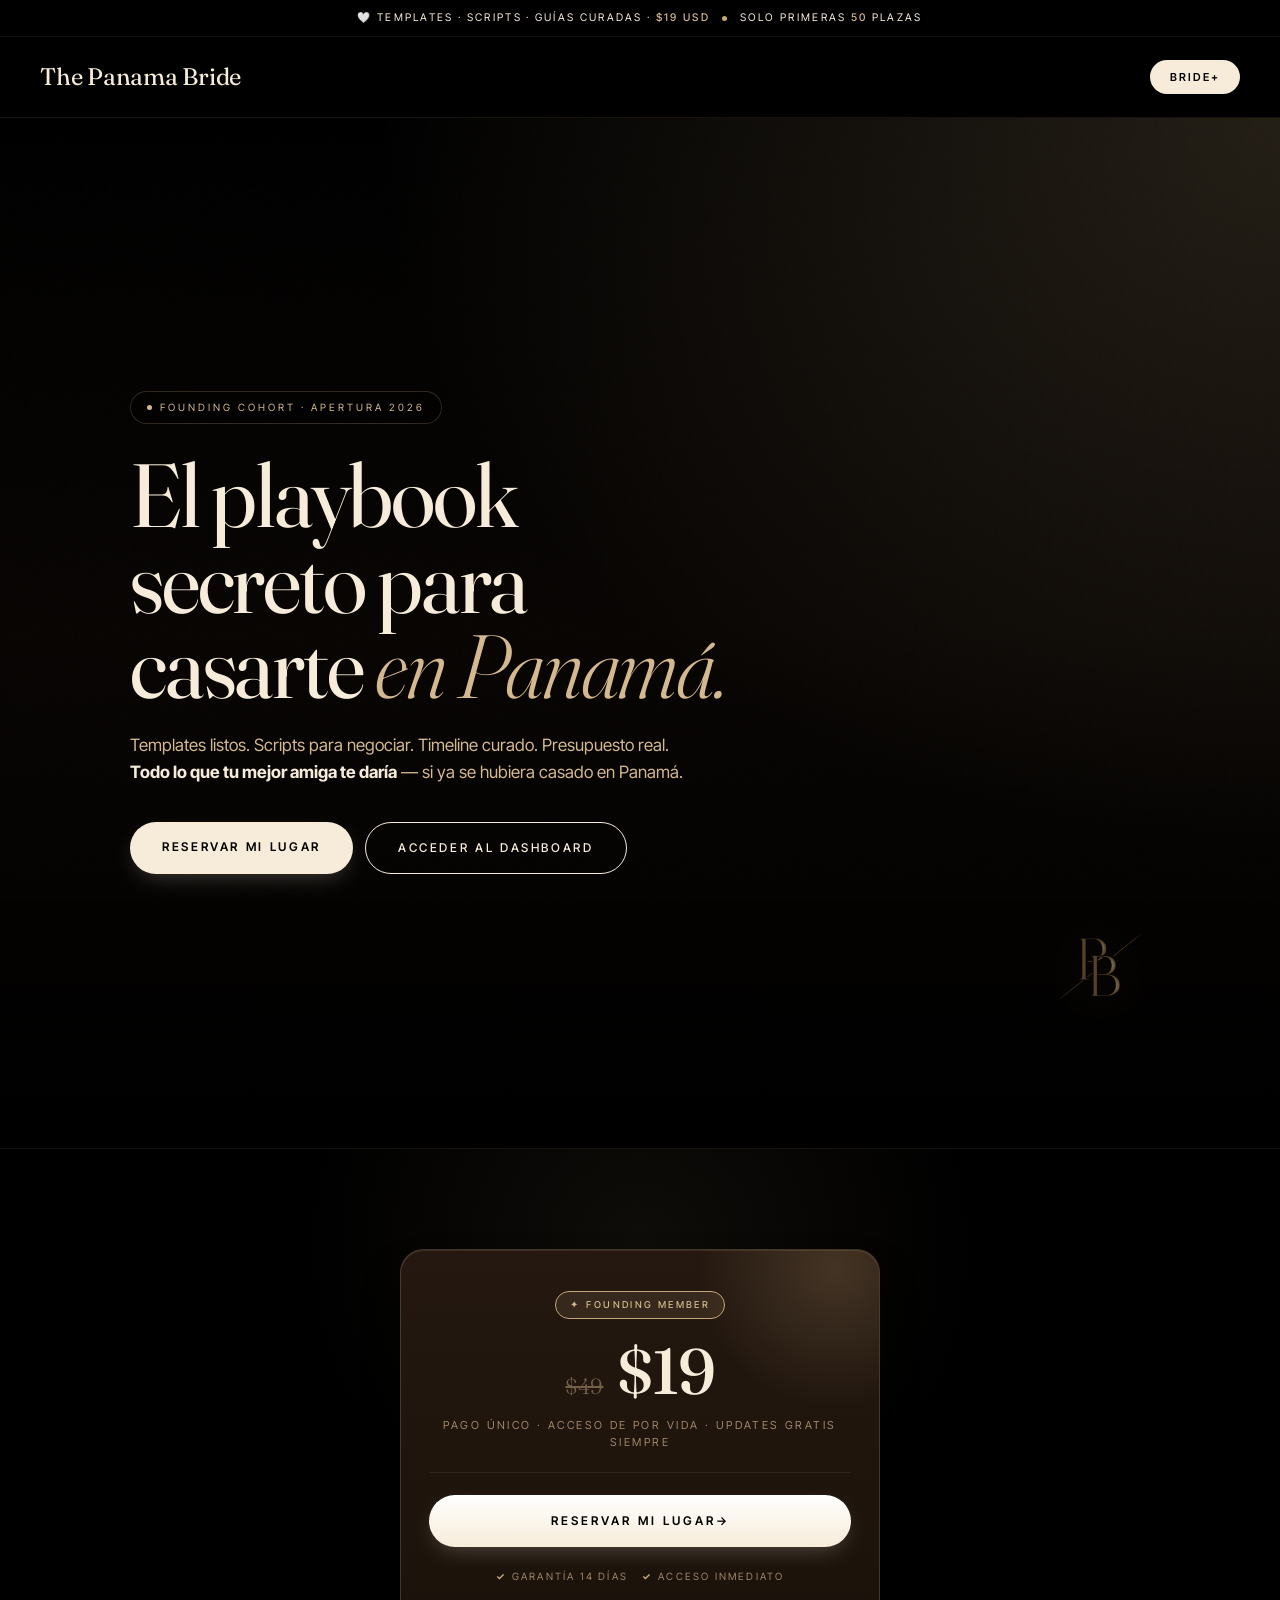
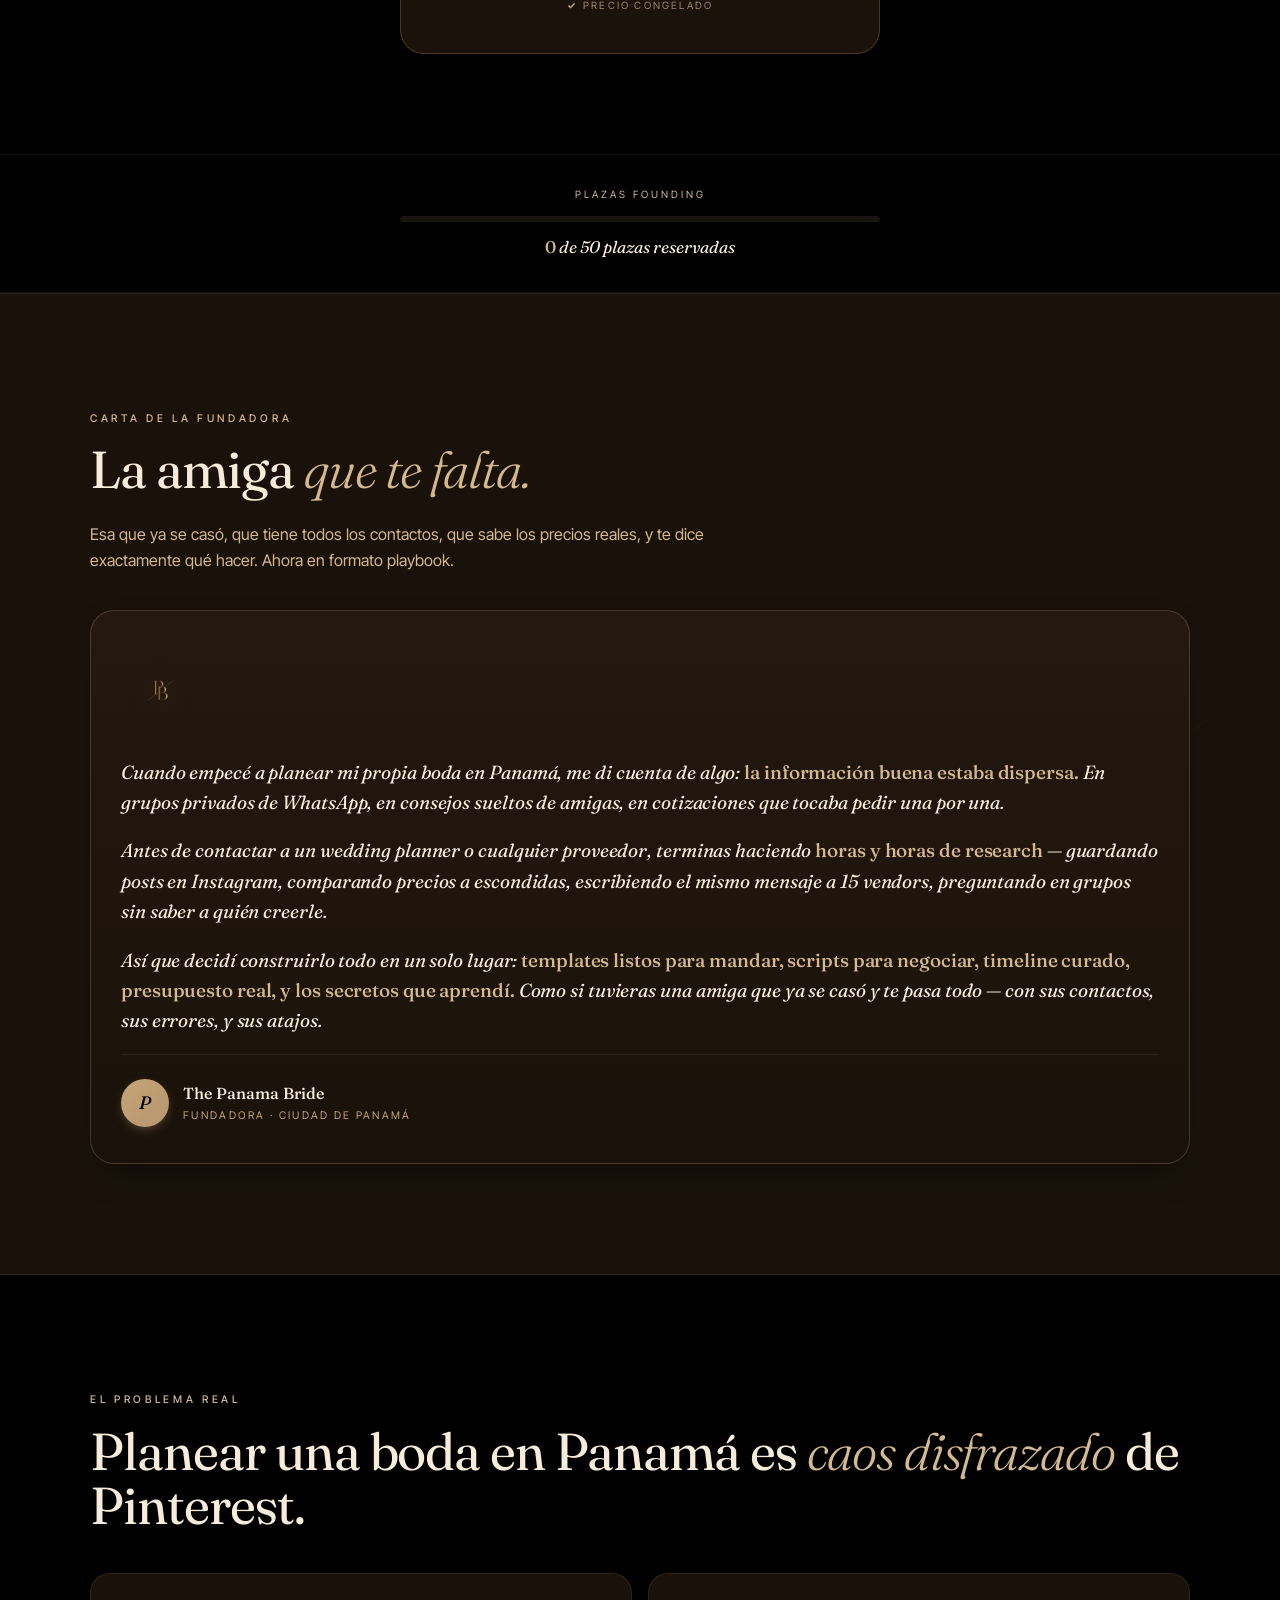
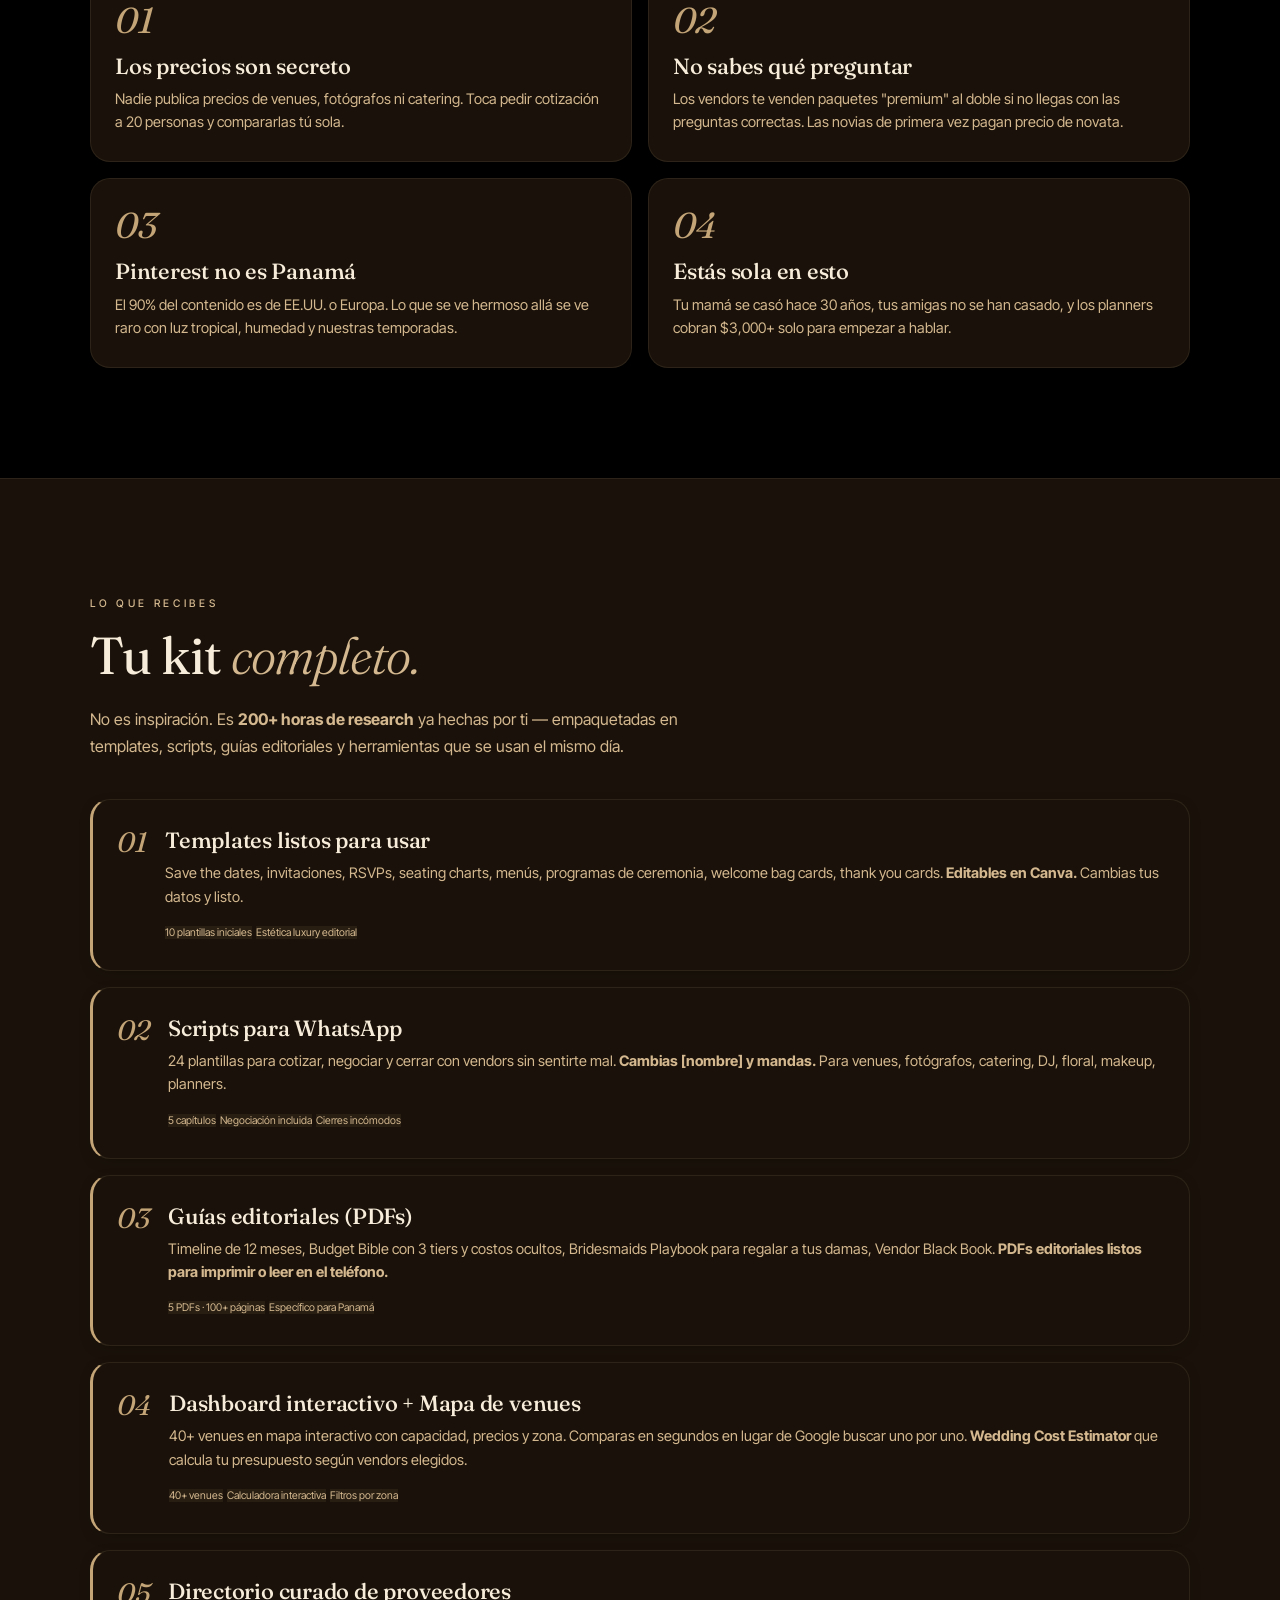
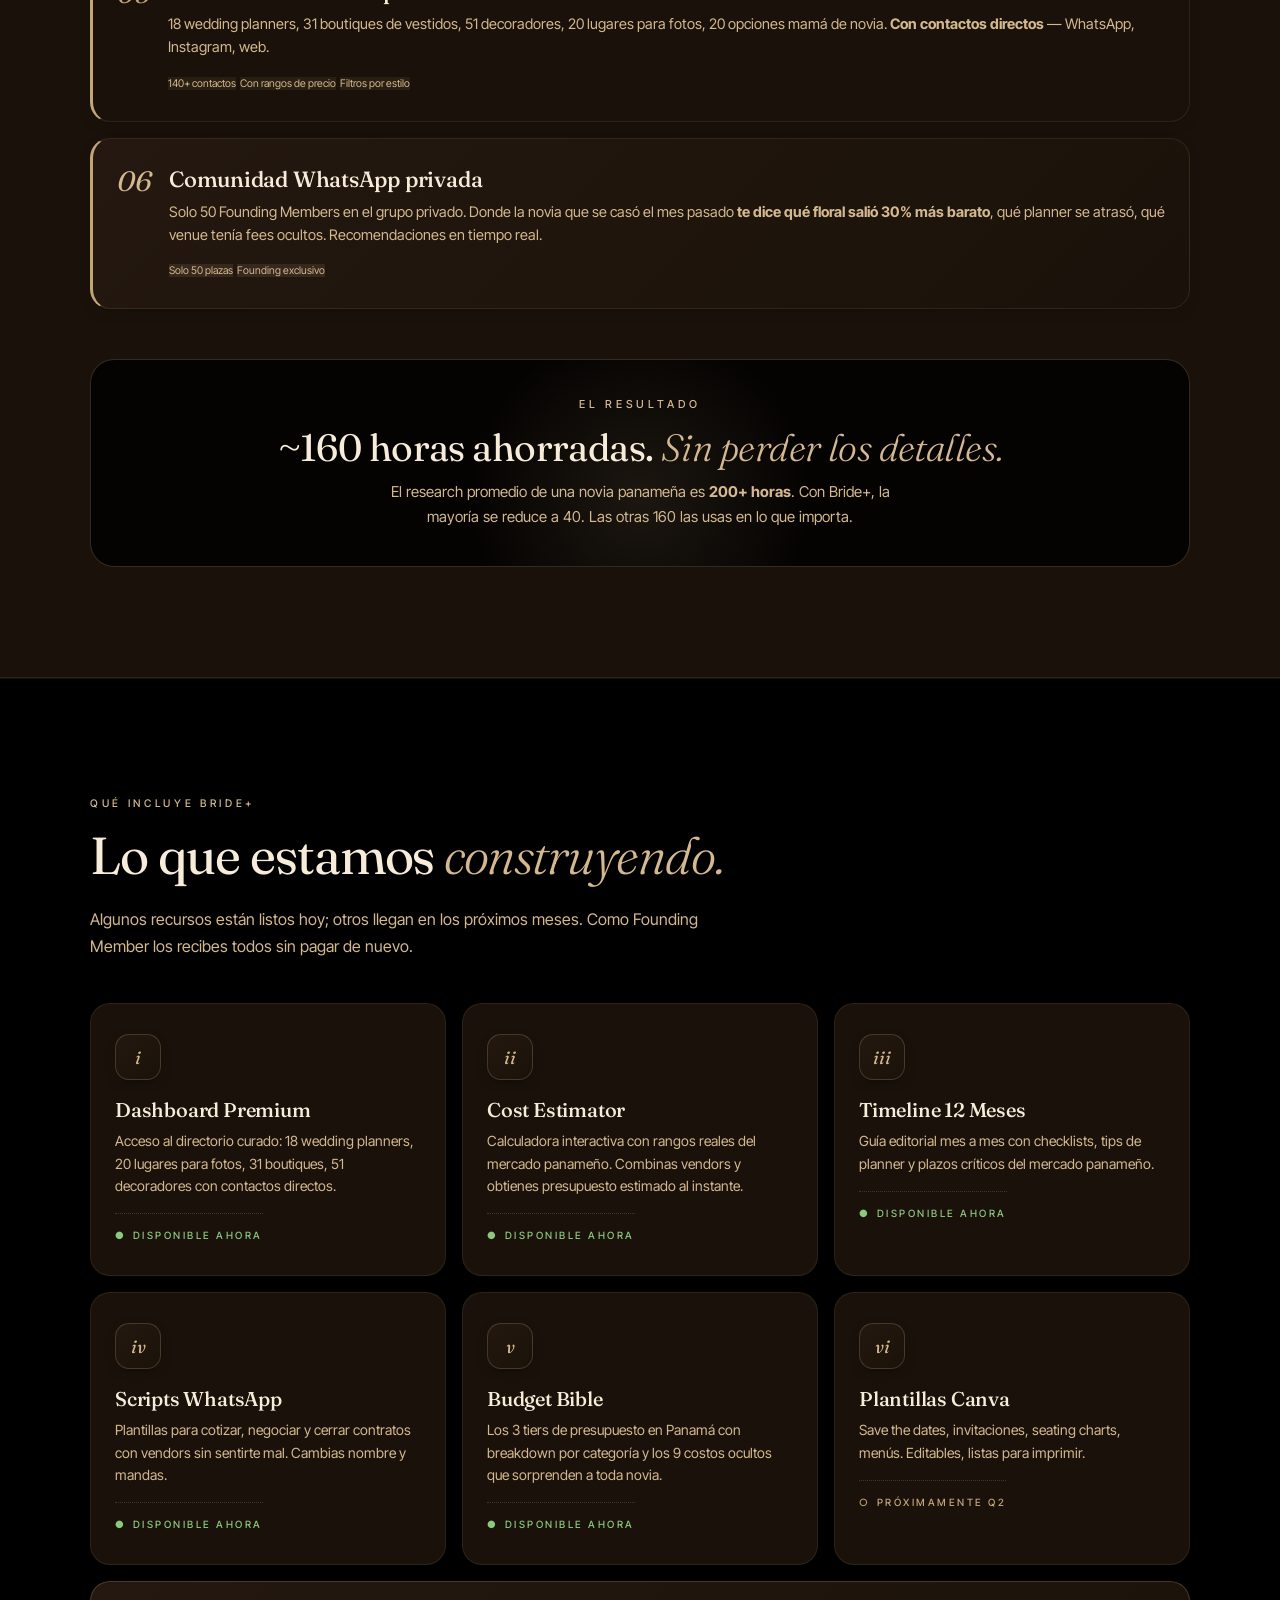
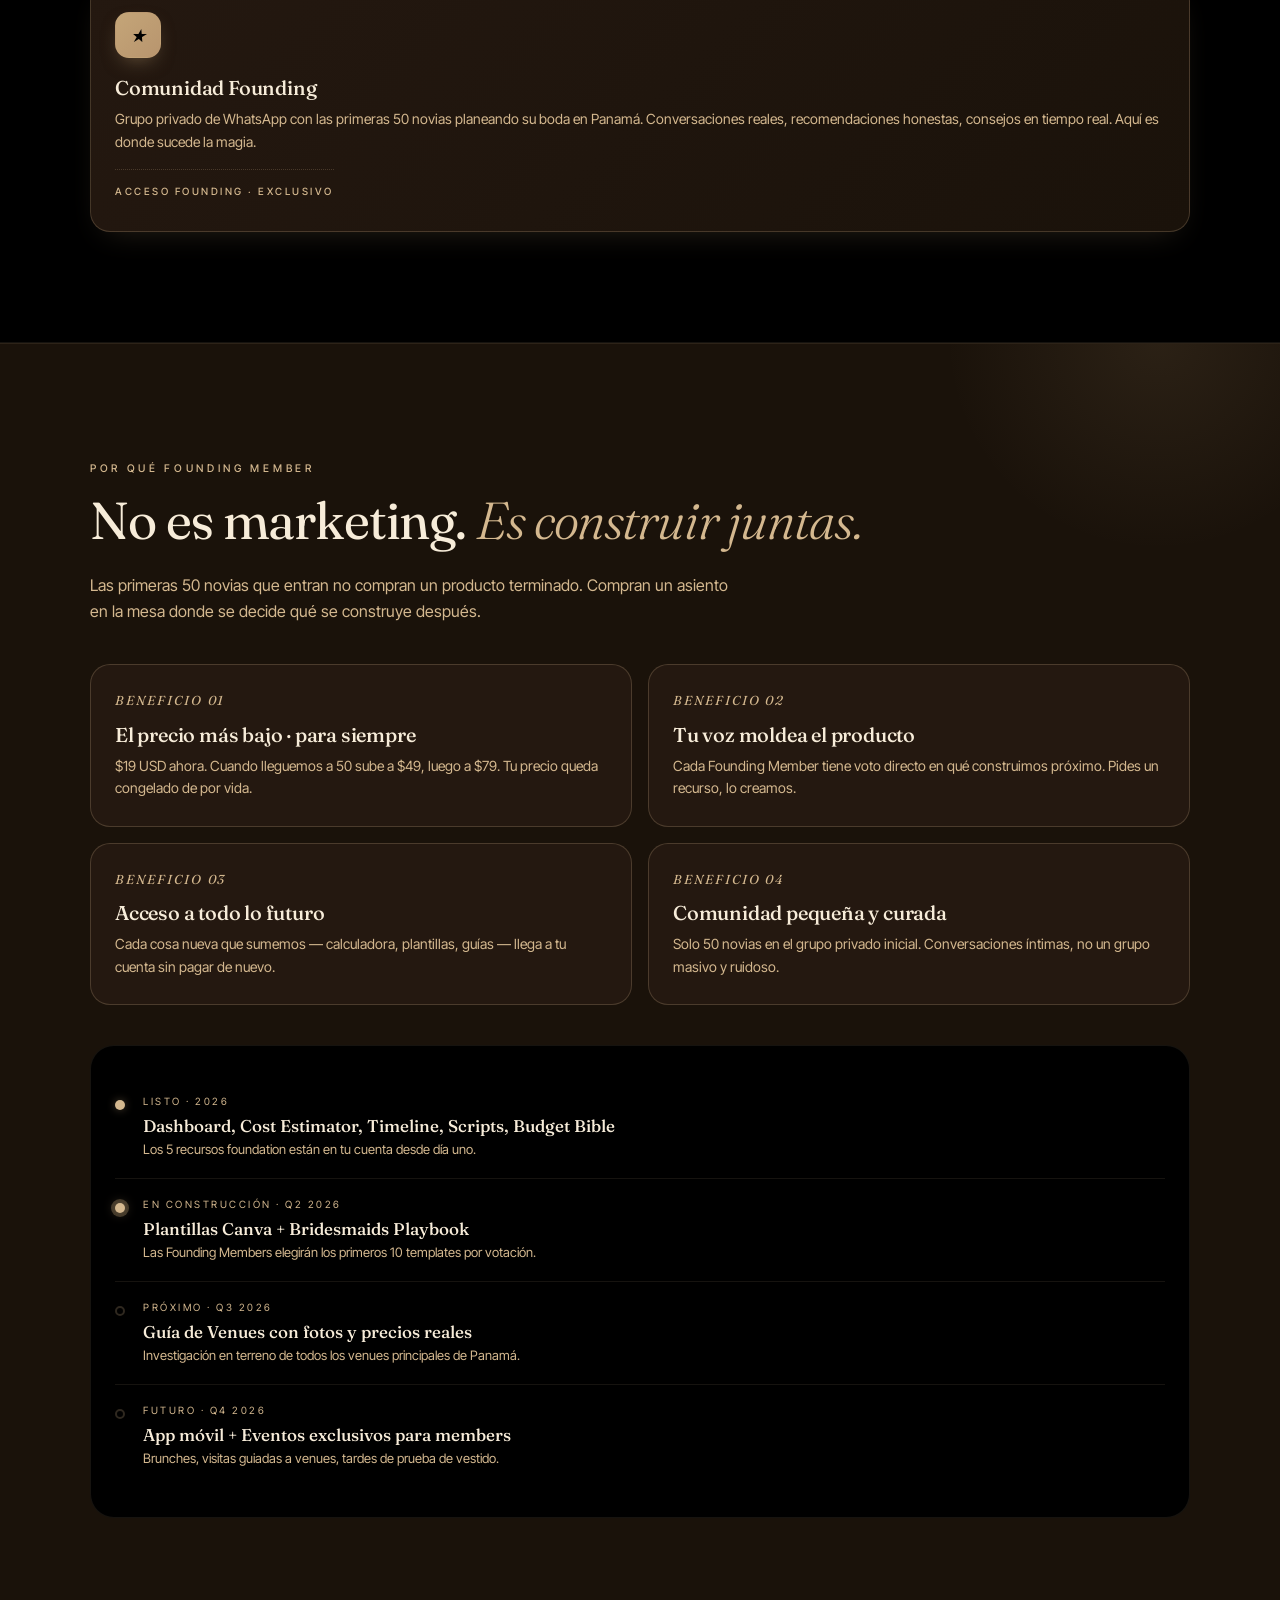
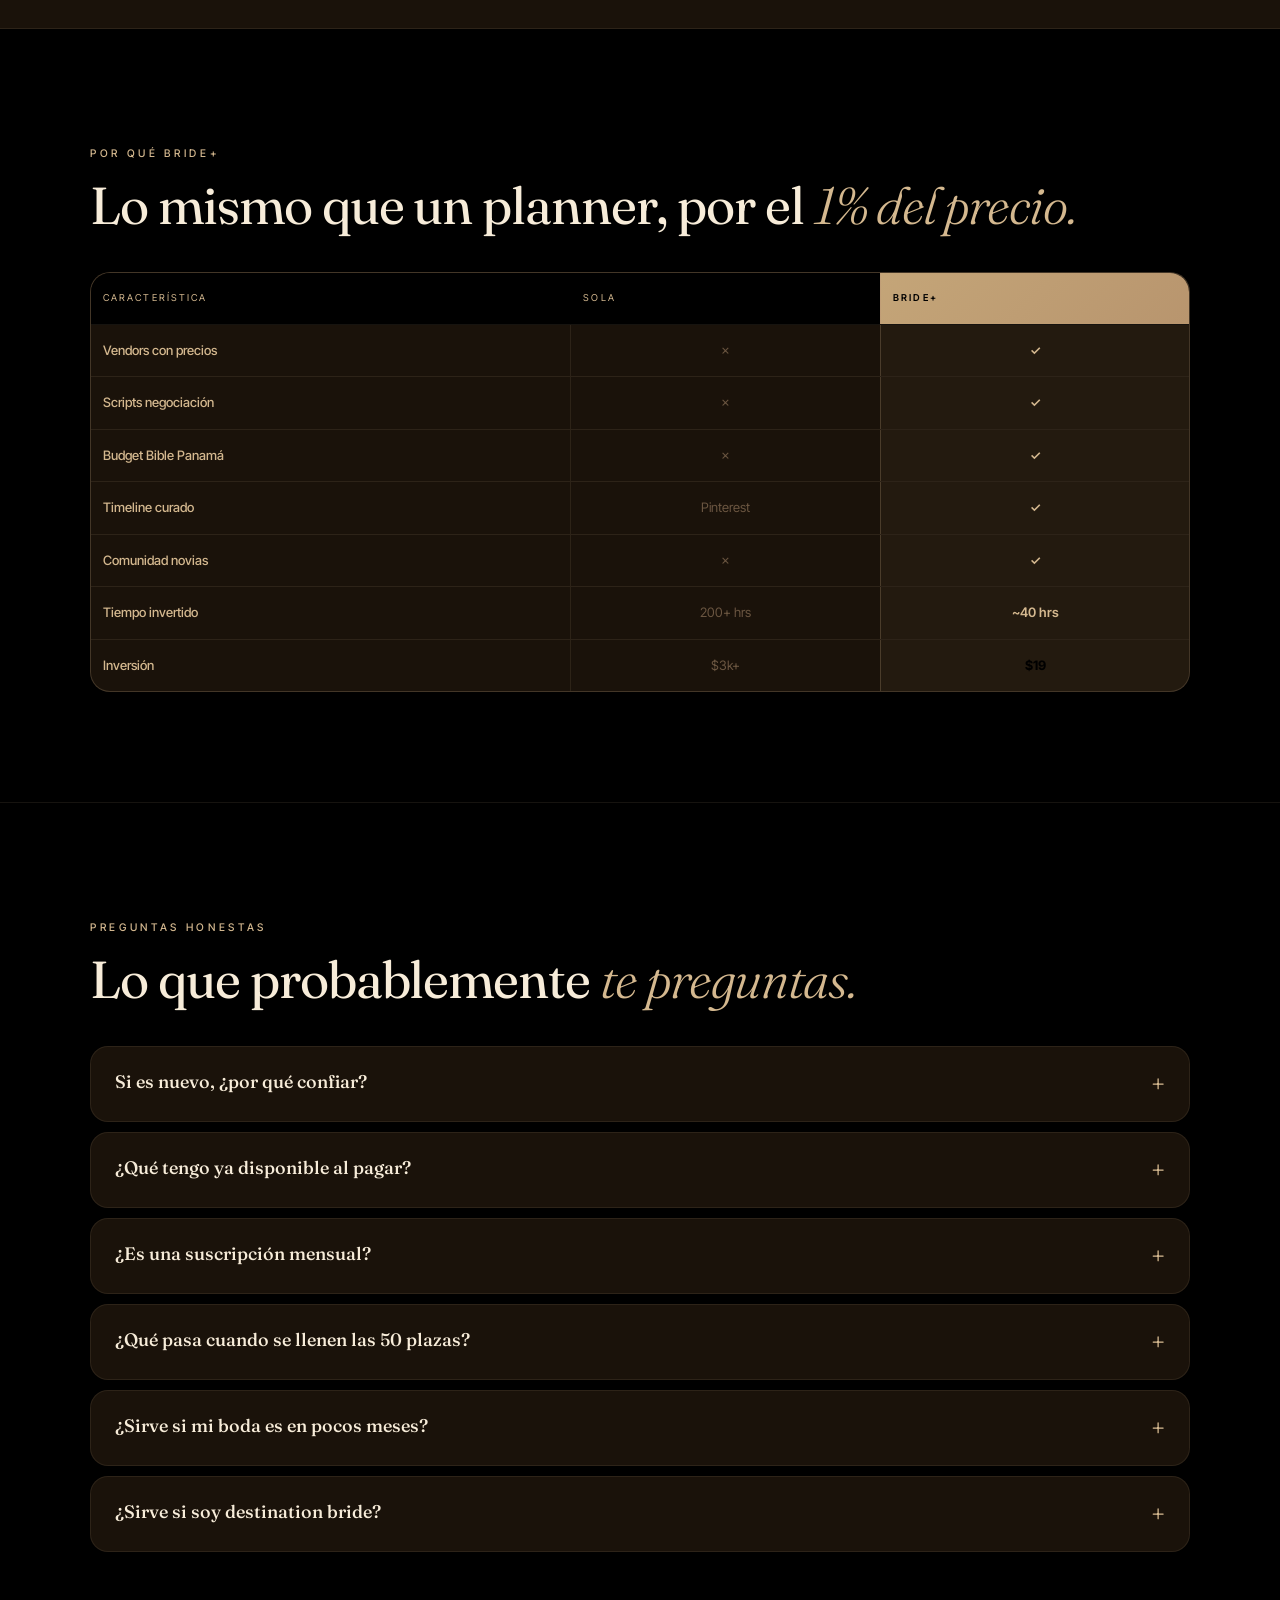
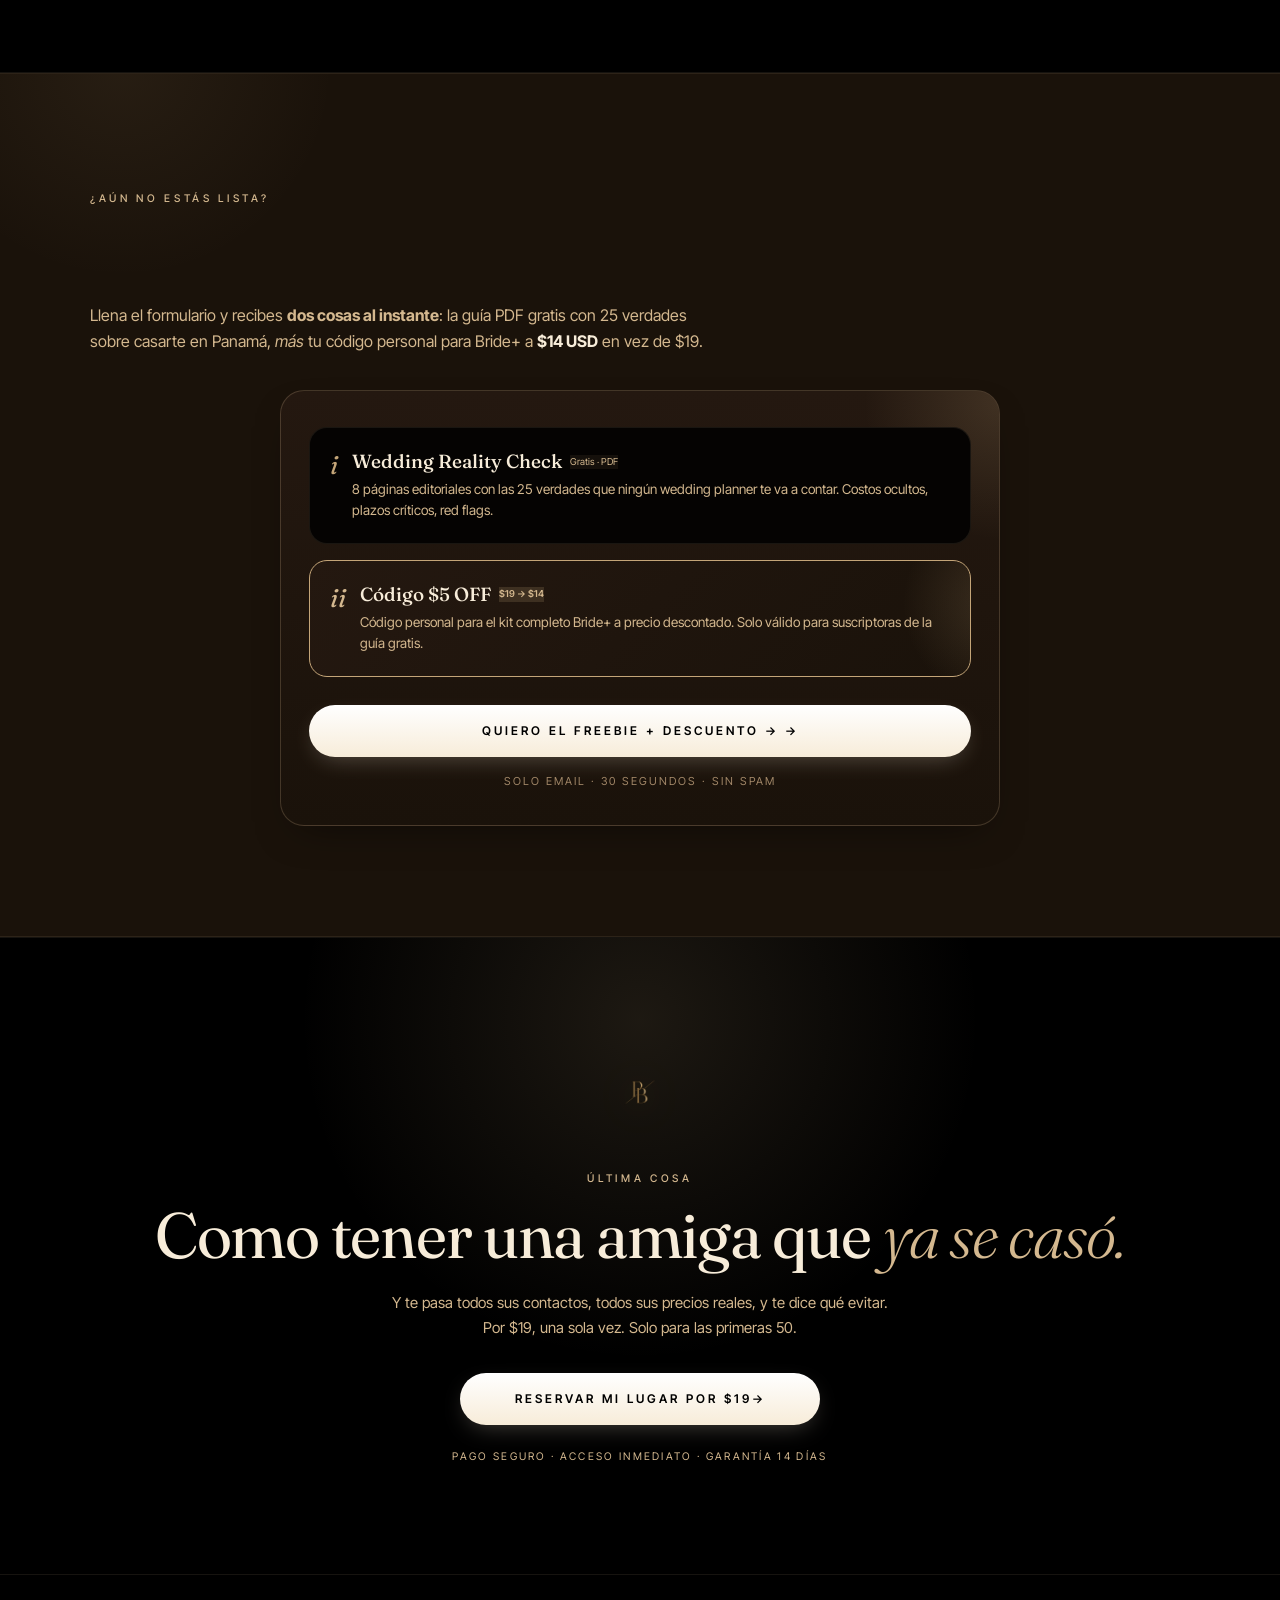
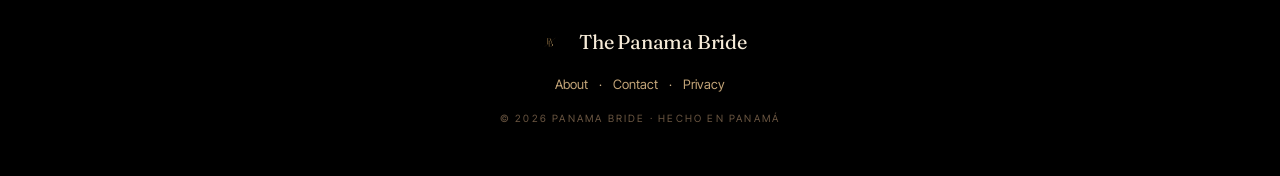
<file: index.html>
<!DOCTYPE html>
<html lang="es">
<head>
<meta charset="UTF-8">
<meta name="viewport" content="width=device-width, initial-scale=1.0, viewport-fit=cover">
<meta name="apple-mobile-web-app-capable" content="yes">
<meta name="apple-mobile-web-app-status-bar-style" content="black-translucent">
<meta name="theme-color" content="#000000">
<title>The Panama Bride · Tu playbook para casarte en Panamá</title>
<meta name="description" content="Templates Canva, scripts WhatsApp para vendors, timeline de 12 meses, budget bible, directorio curado, mapa de venues. El playbook secreto para casarte en Panamá sin perder 200 horas en research.">
<meta name="keywords" content="bodas en panama, templates boda canva, scripts whatsapp vendors, wedding timeline panama, presupuesto boda panama, venues panama, novia panama">
<meta property="og:title" content="The Panama Bride · El playbook secreto para casarte en Panamá">
<meta property="og:description" content="Templates listos. Scripts para negociar. Timeline curado. Presupuesto real. Todo lo que tu mejor amiga te daría — si ya se hubiera casado en Panamá."><meta property="og:image" content="https://images.unsplash.com/photo-1519741497674-611481863552?q=80&w=1600&auto=format&fit=crop">
<link rel="icon" href="logo.png">
<link rel="preconnect" href="https://fonts.googleapis.com">
<link rel="preconnect" href="https://fonts.gstatic.com" crossorigin>
<link href="https://fonts.googleapis.com/css2?family=Fraunces:ital,opsz,wght@0,9..144,300;0,9..144,400;0,9..144,500;0,9..144,600;1,9..144,300;1,9..144,400&family=Inter+Tight:wght@300;400;500;600&display=swap" rel="stylesheet">
<script async src="https://pagead2.googlesyndication.com/pagead/js/adsbygoogle.js?client=ca-pub-4629244702268994" crossorigin="anonymous"></script>
<style>
  :root {
    --bg-black: #000000;
    --bg-deepest: #050302;
    --bg-dark: #0d0805;
    --bg-card: #1a120a;
    --bg-elevated: #241810;
    --border-soft: rgba(212,184,143,0.1);
    --border-mid: rgba(212,184,143,0.22);
    --border-strong: rgba(212,184,143,0.4);

    --cream: #f7ecd9;
    --cream-bright: #faf2e3;
    --text-primary: #f7ecd9;
    --text-secondary: #d4b88f;
    --text-tertiary: #a08667;
    --text-muted: #6b5641;

    --gold: #c4a578;
    --gold-bright: #d4b88f;
    --gold-soft: #b8956e;
    --champagne: #e8d4ad;

    --serif: 'Fraunces', serif;
    --sans: 'Inter Tight', sans-serif;
    --safe-top: env(safe-area-inset-top);
    --safe-bottom: env(safe-area-inset-bottom);
  }
  * { margin: 0; padding: 0; box-sizing: border-box; -webkit-tap-highlight-color: transparent; }
  html { scroll-behavior: smooth; -webkit-text-size-adjust: 100%; }
  body {
    font-family: var(--sans);
    color: var(--text-primary);
    background: var(--bg-black);
    line-height: 1.5;
    -webkit-font-smoothing: antialiased;
    overflow-x: hidden;
    width: 100%;
  }
  img { max-width: 100%; display: block; }
  a { color: inherit; text-decoration: none; }
  button { font-family: inherit; }

  body::before {
    content: '';
    position: fixed;
    inset: 0;
    pointer-events: none;
    z-index: 9999;
    background-image: url("data:image/svg+xml,%3Csvg viewBox='0 0 200 200' xmlns='http://www.w3.org/2000/svg'%3E%3Cfilter id='n'%3E%3CfeTurbulence type='fractalNoise' baseFrequency='0.9'/%3E%3C/filter%3E%3Crect width='100%25' height='100%25' filter='url(%23n)' opacity='0.5'/%3E%3C/svg%3E");
    opacity: 0.06;
    mix-blend-mode: overlay;
  }

  .announce {
    background: var(--bg-black);
    color: var(--text-primary);
    text-align: center;
    padding: calc(10px + var(--safe-top)) 16px 10px;
    font-size: 10.5px;
    letter-spacing: 0.22em;
    text-transform: uppercase;
    position: relative;
    z-index: 100;
    border-bottom: 1px solid var(--border-soft);
  }
  .announce strong { color: var(--gold-bright); font-weight: 500; }
  .announce .dot { display: inline-block; width: 5px; height: 5px; background: var(--gold); border-radius: 50%; margin: 0 8px; vertical-align: middle; animation: blink 2s infinite; }
  @keyframes blink { 0%,100% { opacity: 1; } 50% { opacity: 0.3; } }

  nav {
    padding: 18px 28px;
    display: flex;
    justify-content: space-between;
    align-items: center;
    position: sticky;
    top: 0;
    z-index: 50;
    background: rgba(0,0,0,0.7);
    backdrop-filter: saturate(180%) blur(20px);
    -webkit-backdrop-filter: saturate(180%) blur(20px);
    border-bottom: 1px solid var(--border-soft);
  }
  .logo-wrap {
    display: flex;
    align-items: center;
    gap: 12px;
  }
  .nav-logo-text {
    font-family: var(--serif);
    font-size: 22px;
    font-weight: 400;
    color: var(--cream);
    letter-spacing: -0.01em;
  }
  .nav-cta {
    background: var(--text-primary);
    color: var(--bg-black);
    padding: 9px 20px;
    border-radius: 100px;
    font-size: 11px;
    letter-spacing: 0.18em;
    text-transform: uppercase;
    font-weight: 600;
    transition: all 0.3s;
  }
  .nav-cta:active { transform: scale(0.96); background: var(--gold-bright); }

  .hero-immersive {
    position: relative;
    min-height: 90vh;
    overflow: hidden;
    background: var(--bg-black);
  }
  .hero-immersive::before {
    content: '';
    position: absolute;
    inset: 0;
    background-image: url("https://images.unsplash.com/photo-1519741497674-611481863552?q=80&w=1600&auto=format&fit=crop");
    background-size: cover;
    background-position: center;
    filter: brightness(0.35) saturate(0.7) sepia(0.25) blur(2px);
    z-index: 0;
  }
  .hero-immersive::after {
    content: '';
    position: absolute;
    inset: 0;
    background:
      radial-gradient(ellipse at top right, rgba(196,165,120,0.18), transparent 50%),
      linear-gradient(180deg, rgba(0,0,0,0.4) 0%, rgba(13,8,5,0.6) 50%, rgba(0,0,0,0.85) 100%);
    z-index: 1;
  }

  .hero-logo-decor {
    position: absolute;
    bottom: 40px;
    right: 30px;
    width: 140px;
    height: 140px;
    opacity: 0.45;
    z-index: 2;
    object-fit: contain;
    pointer-events: none;
    filter: drop-shadow(0 4px 20px rgba(196,165,120,0.3));
  }

  .hero-content {
    position: relative;
    z-index: 3;
    padding: 60px 24px 80px;
    max-width: 1100px;
    margin: 0 auto;
    min-height: 90vh;
    display: flex;
    flex-direction: column;
    justify-content: center;
  }

  .hero-pill {
    display: inline-flex;
    align-items: center;
    gap: 8px;
    background: rgba(0,0,0,0.5);
    border: 1px solid var(--border-mid);
    border-radius: 100px;
    padding: 8px 16px;
    font-size: 10px;
    letter-spacing: 0.3em;
    text-transform: uppercase;
    color: var(--gold-bright);
    margin-bottom: 28px;
    animation: fadeUp 0.7s ease both;
    backdrop-filter: blur(10px);
    align-self: flex-start;
  }
  .pill-dot { width: 5px; height: 5px; border-radius: 50%; background: var(--gold-bright); animation: blink 2s infinite; }
  @keyframes fadeUp { from { opacity: 0; transform: translateY(12px); } to { opacity: 1; transform: translateY(0); } }

  h1.hero-title {
    font-family: var(--serif);
    font-size: clamp(48px, 12vw, 96px);
    line-height: 0.95;
    font-weight: 400;
    letter-spacing: -0.025em;
    margin-bottom: 24px;
    color: var(--cream);
    animation: fadeUp 0.8s 0.1s ease both;
    max-width: 900px;
  }
  h1.hero-title .italic { font-style: italic; font-weight: 300; color: var(--gold-bright); }

  .hero-sub {
    font-size: 17px;
    line-height: 1.6;
    color: var(--text-secondary);
    margin-bottom: 36px;
    max-width: 580px;
    animation: fadeUp 0.8s 0.2s ease both;
  }

  .hero-buttons {
    display: flex;
    gap: 12px;
    flex-wrap: wrap;
    animation: fadeUp 0.9s 0.3s ease both;
  }
  .btn-cream {
    background: var(--text-primary);
    color: var(--bg-black);
    padding: 16px 32px;
    border-radius: 100px;
    font-size: 12px;
    letter-spacing: 0.22em;
    text-transform: uppercase;
    font-weight: 600;
    border: none;
    cursor: pointer;
    transition: all 0.25s;
    box-shadow: 0 8px 24px -8px rgba(247,236,217,0.3);
    text-decoration: none;
    display: inline-block;
  }
  .btn-cream:hover { transform: translateY(-2px); box-shadow: 0 12px 32px -8px rgba(247,236,217,0.4); }
  .btn-cream:active { transform: scale(0.97); }
  .btn-outline {
    background: transparent;
    color: var(--text-primary);
    padding: 16px 32px;
    border-radius: 100px;
    font-size: 12px;
    letter-spacing: 0.22em;
    text-transform: uppercase;
    font-weight: 500;
    border: 1px solid var(--text-primary);
    cursor: pointer;
    transition: all 0.25s;
    text-decoration: none;
    display: inline-block;
  }
  .btn-outline:hover { background: rgba(247,236,217,0.1); }
  .btn-outline:active { transform: scale(0.97); }

  .price-section {
    background: var(--bg-black);
    padding: 80px 24px;
    text-align: center;
    border-top: 1px solid var(--border-soft);
    position: relative;
    overflow: hidden;
  }
  .price-section::before {
    content: '';
    position: absolute;
    top: -50%;
    left: 50%;
    transform: translateX(-50%);
    width: 800px;
    height: 800px;
    background: radial-gradient(circle, rgba(196,165,120,0.08), transparent 60%);
    pointer-events: none;
  }
  .price-card-center {
    background: linear-gradient(180deg, var(--bg-elevated) 0%, var(--bg-card) 100%);
    border-radius: 24px;
    padding: 40px 28px;
    border: 1px solid var(--border-mid);
    max-width: 480px;
    margin: 0 auto;
    position: relative;
    box-shadow: 0 24px 48px -16px rgba(0,0,0,0.8), inset 0 1px 0 rgba(196,165,120,0.15);
    overflow: hidden;
  }
  .price-card-center::before {
    content: '';
    position: absolute;
    top: -30%;
    right: -20%;
    width: 280px;
    height: 280px;
    background: radial-gradient(circle, rgba(196,165,120,0.2), transparent 70%);
    pointer-events: none;
  }
  .founding-stamp {
    display: inline-flex;
    align-items: center;
    gap: 6px;
    background: rgba(196,165,120,0.12);
    border: 1px solid var(--gold);
    color: var(--gold-bright);
    padding: 6px 14px;
    border-radius: 100px;
    font-size: 9.5px;
    letter-spacing: 0.25em;
    text-transform: uppercase;
    font-weight: 500;
    margin-bottom: 20px;
  }
  .founding-stamp::before { content: '✦'; font-style: normal; }
  .price-flex {
    display: flex;
    align-items: baseline;
    justify-content: center;
    margin-bottom: 14px;
    gap: 14px;
    position: relative;
  }
  .price-old {
    font-family: var(--serif);
    font-size: 22px;
    color: var(--text-tertiary);
    text-decoration: line-through;
    font-weight: 300;
    opacity: 0.65;
  }
  .price-new {
    font-family: var(--serif);
    font-size: 64px;
    color: var(--cream);
    font-weight: 500;
    letter-spacing: -0.02em;
    line-height: 1;
  }
  .price-meta {
    font-size: 11px;
    letter-spacing: 0.22em;
    text-transform: uppercase;
    color: var(--text-tertiary);
    padding-bottom: 22px;
    border-bottom: 1px solid var(--border-soft);
    margin-bottom: 22px;
  }
  .btn-primary {
    background: linear-gradient(180deg, #ffffff 0%, var(--text-primary) 100%);
    color: var(--bg-black);
    width: 100%;
    padding: 17px 20px;
    border-radius: 100px;
    font-size: 12px;
    letter-spacing: 0.25em;
    text-transform: uppercase;
    font-weight: 600;
    border: none;
    cursor: pointer;
    transition: all 0.25s;
    display: block;
    text-align: center;
    box-shadow: 0 8px 24px -8px rgba(247,236,217,0.3);
    text-decoration: none;
  }
  .btn-primary:hover { transform: translateY(-2px); box-shadow: 0 12px 32px -8px rgba(247,236,217,0.4); }
  .btn-primary:active { transform: scale(0.97); }
  .btn-primary::after {
    content: ' →';
    display: inline-block;
    transition: transform 0.3s;
  }

  .trust-row {
    display: flex;
    gap: 14px;
    justify-content: center;
    flex-wrap: wrap;
    margin-top: 22px;
    font-size: 10px;
    letter-spacing: 0.22em;
    text-transform: uppercase;
    color: var(--text-tertiary);
  }
  .trust-row span { display: flex; align-items: center; gap: 6px; }
  .trust-row span::before { content: "✓"; color: var(--gold); font-weight: bold; }

  .spots-bar {
    background: var(--bg-black);
    color: var(--text-primary);
    padding: 32px 20px;
    overflow: hidden;
    border-top: 1px solid var(--border-soft);
    border-bottom: 1px solid var(--border-soft);
    text-align: center;
    position: relative;
  }
  .spots-label {
    font-size: 10px;
    letter-spacing: 0.3em;
    text-transform: uppercase;
    color: var(--gold-bright);
    margin-bottom: 14px;
  }
  .spots-progress {
    max-width: 480px;
    margin: 0 auto;
    background: rgba(196,165,120,0.12);
    height: 6px;
    border-radius: 100px;
    overflow: hidden;
    margin-bottom: 12px;
  }
  .spots-fill {
    background: linear-gradient(90deg, var(--gold-soft), var(--gold-bright));
    height: 100%;
    width: 0%;
    border-radius: 100px;
    transition: width 1.5s ease;
    box-shadow: 0 0 12px rgba(196,165,120,0.4);
  }
  .spots-text {
    font-family: var(--serif);
    font-style: italic;
    font-size: 17px;
    color: var(--text-primary);
  }
  .spots-text strong { color: var(--gold-bright); font-style: normal; font-weight: 500; }

  section { padding: 80px 24px; position: relative; }
  .container { max-width: 1100px; margin: 0 auto; }

  .eyebrow {
    font-size: 10.5px;
    letter-spacing: 0.35em;
    text-transform: uppercase;
    color: var(--gold-bright);
    margin-bottom: 16px;
    font-weight: 500;
    display: inline-block;
  }
  h2.section-title {
    font-family: var(--serif);
    font-size: clamp(32px, 7vw, 52px);
    line-height: 1.05;
    font-weight: 400;
    letter-spacing: -0.02em;
    margin-bottom: 24px;
    color: var(--cream);
  }
  h2.section-title .italic { font-style: italic; font-weight: 300; color: var(--gold-bright); }
  .section-intro {
    font-size: 16px;
    line-height: 1.65;
    color: var(--text-secondary);
    max-width: 640px;
    margin-bottom: 8px;
  }

  .founder-section {
    background: var(--bg-card);
    border-top: 1px solid var(--border-soft);
    border-bottom: 1px solid var(--border-soft);
    position: relative;
    overflow: hidden;
  }
  .founder-section .logo-watermark {
    position: absolute;
    top: 50%;
    right: -100px;
    transform: translateY(-50%);
    width: 500px;
    height: 500px;
    opacity: 0.05;
    pointer-events: none;
    object-fit: contain;
  }
  .founder-card {
    background: linear-gradient(180deg, var(--bg-elevated) 0%, var(--bg-card) 100%);
    border-radius: 24px;
    padding: 40px 30px 36px;
    margin-top: 36px;
    border: 1px solid var(--border-mid);
    position: relative;
    box-shadow: 0 16px 40px -20px rgba(0,0,0,0.7);
  }
  .founder-logo-mark {
    width: 64px;
    height: 64px;
    object-fit: contain;
    margin-bottom: 26px;
    filter: drop-shadow(0 4px 16px rgba(196,165,120,0.35));
  }
  .founder-quote {
    font-family: var(--serif);
    font-size: 19px;
    font-style: italic;
    line-height: 1.6;
    color: var(--cream);
    margin-bottom: 18px;
    letter-spacing: -0.005em;
  }
  .founder-quote strong {
    font-style: normal;
    font-weight: 500;
    color: var(--gold-bright);
  }
  .founder-attribution {
    display: flex;
    align-items: center;
    gap: 14px;
    padding-top: 24px;
    border-top: 1px solid var(--border-soft);
    margin-top: 12px;
  }
  .founder-avatar {
    width: 48px;
    height: 48px;
    border-radius: 50%;
    background: linear-gradient(135deg, var(--gold), var(--gold-soft));
    color: var(--bg-black);
    display: flex;
    align-items: center;
    justify-content: center;
    font-family: var(--serif);
    font-style: italic;
    font-size: 18px;
    font-weight: 500;
    flex-shrink: 0;
    box-shadow: 0 4px 12px -4px rgba(196,165,120,0.5);
  }
  .founder-info .name {
    font-family: var(--serif);
    font-size: 16px;
    font-weight: 500;
    color: var(--cream);
  }
  .founder-info .role {
    font-size: 10.5px;
    letter-spacing: 0.22em;
    text-transform: uppercase;
    color: var(--gold);
    margin-top: 3px;
  }

  .problem-stack { display: grid; gap: 14px; margin-top: 40px; }
  .problem-card {
    background: var(--bg-card);
    border: 1px solid var(--border-soft);
    border-radius: 20px;
    padding: 28px 24px;
    transition: all 0.3s;
    box-shadow: 0 4px 16px -8px rgba(0,0,0,0.5);
  }
  .problem-card:hover { border-color: var(--border-mid); transform: translateY(-2px); }
  .problem-card .num {
    font-family: var(--serif);
    font-style: italic;
    font-size: 36px;
    color: var(--gold);
    line-height: 1;
    margin-bottom: 16px;
  }
  .problem-card h3 {
    font-family: var(--serif);
    font-size: 22px;
    font-weight: 500;
    line-height: 1.15;
    margin-bottom: 8px;
    letter-spacing: -0.01em;
    color: var(--cream);
  }
  .problem-card p { color: var(--text-secondary); font-size: 14.5px; line-height: 1.6; }

  .features { background: var(--bg-black); border-top: 1px solid var(--border-soft); border-bottom: 1px solid var(--border-soft); }
  .features-grid { display: grid; gap: 14px; margin-top: 44px; }
  .feature {
    background: var(--bg-card);
    padding: 30px 24px;
    border-radius: 20px;
    transition: all 0.3s;
    border: 1px solid var(--border-soft);
    box-shadow: 0 4px 16px -8px rgba(0,0,0,0.5);
  }
  .feature:hover { border-color: var(--border-mid); transform: translateY(-2px); }
  .feature-icon {
    width: 46px;
    height: 46px;
    border-radius: 14px;
    background: linear-gradient(135deg, var(--bg-elevated), var(--bg-card));
    color: var(--gold-bright);
    display: flex;
    align-items: center;
    justify-content: center;
    font-family: var(--serif);
    font-style: italic;
    font-size: 18px;
    margin-bottom: 18px;
    box-shadow: 0 4px 12px -4px rgba(0,0,0,0.5);
    border: 1px solid var(--border-mid);
  }
  .feature h3 {
    font-family: var(--serif);
    font-size: 20px;
    font-weight: 500;
    margin-bottom: 8px;
    line-height: 1.2;
    letter-spacing: -0.01em;
    color: var(--cream);
  }
  .feature p { font-size: 14px; line-height: 1.6; color: var(--text-secondary); }
  .feature .status {
    display: inline-flex;
    align-items: center;
    gap: 6px;
    margin-top: 16px;
    padding-top: 14px;
    border-top: 1px dotted var(--border-mid);
    font-size: 10px;
    letter-spacing: 0.25em;
    text-transform: uppercase;
    font-weight: 500;
  }
  .feature .status.ready { color: #8bc97c; }
  .feature .status.ready::before { content: '●'; }
  .feature .status.soon { color: var(--gold); }
  .feature .status.soon::before { content: '○'; }
  .feature.dark {
    background: linear-gradient(135deg, var(--bg-elevated) 0%, var(--bg-card) 100%);
    border-color: var(--border-mid);
    box-shadow: 0 12px 32px -16px rgba(196,165,120,0.25);
  }
  .feature.dark .feature-icon { background: linear-gradient(135deg, var(--gold), var(--gold-soft)); color: var(--bg-black); border-color: transparent; box-shadow: 0 8px 20px -8px rgba(196,165,120,0.5); }
  .feature.dark .status { color: var(--gold-bright); border-color: var(--border-mid); }

  .founding-section {
    background: var(--bg-card);
    border-top: 1px solid var(--border-soft);
    border-bottom: 1px solid var(--border-soft);
    position: relative;
    overflow: hidden;
  }
  .founding-section::before {
    content: '';
    position: absolute;
    top: -20%;
    right: -10%;
    width: 500px;
    height: 500px;
    background: radial-gradient(circle, rgba(196,165,120,0.1), transparent 60%);
    pointer-events: none;
  }
  .founding-section .container { position: relative; }

  .perks-grid { display: grid; gap: 14px; margin-top: 40px; }
  .perk-card {
    background: var(--bg-elevated);
    border: 1px solid var(--border-mid);
    border-radius: 20px;
    padding: 26px 24px;
    transition: all 0.3s;
  }
  .perk-card:hover { border-color: var(--border-strong); transform: translateY(-2px); }
  .perk-card .perk-num {
    font-family: var(--serif);
    font-style: italic;
    font-size: 13px;
    color: var(--gold-bright);
    letter-spacing: 0.15em;
    text-transform: uppercase;
    margin-bottom: 12px;
  }
  .perk-card h3 {
    font-family: var(--serif);
    font-size: 20px;
    font-weight: 500;
    color: var(--cream);
    line-height: 1.2;
    margin-bottom: 8px;
    letter-spacing: -0.01em;
  }
  .perk-card p { font-size: 14px; line-height: 1.6; color: var(--text-secondary); }

  .roadmap {
    margin-top: 40px;
    background: var(--bg-black);
    border-radius: 24px;
    padding: 30px 24px;
    border: 1px solid var(--border-soft);
  }
  .roadmap-item {
    display: flex;
    gap: 18px;
    padding: 18px 0;
    border-bottom: 1px solid var(--border-soft);
  }
  .roadmap-item:last-child { border-bottom: none; }
  .roadmap-dot {
    width: 10px;
    height: 10px;
    border-radius: 50%;
    margin-top: 6px;
    flex-shrink: 0;
  }
  .roadmap-dot.done { background: var(--gold-bright); box-shadow: 0 0 8px rgba(196,165,120,0.4); }
  .roadmap-dot.now { background: var(--gold-bright); box-shadow: 0 0 0 4px rgba(196,165,120,0.3), 0 0 12px rgba(196,165,120,0.5); animation: blink 2s infinite; }
  .roadmap-dot.next { background: transparent; border: 2px solid var(--border-mid); }
  .roadmap-content { flex: 1; }
  .roadmap-when {
    font-size: 10px;
    letter-spacing: 0.25em;
    text-transform: uppercase;
    color: var(--gold-bright);
    margin-bottom: 4px;
  }
  .roadmap-content h4 {
    font-family: var(--serif);
    font-size: 17px;
    font-weight: 500;
    color: var(--cream);
    margin-bottom: 2px;
  }
  .roadmap-content p {
    font-size: 13px;
    color: var(--text-secondary);
    line-height: 1.5;
  }

  .compare-table {
    margin-top: 40px;
    border-radius: 20px;
    overflow: hidden;
    border: 1px solid var(--border-mid);
    background: var(--bg-card);
    box-shadow: 0 12px 32px -16px rgba(0,0,0,0.5);
  }
  .compare-row {
    display: grid;
    grid-template-columns: 1.4fr 0.9fr 0.9fr;
    border-bottom: 1px solid var(--border-soft);
  }
  .compare-row:last-child { border-bottom: none; }
  .compare-row > div { padding: 16px 12px; font-size: 13px; }
  .compare-row.header { background: var(--bg-black); color: var(--cream); }
  .compare-row.header > div {
    font-size: 9.5px;
    letter-spacing: 0.22em;
    text-transform: uppercase;
    padding: 18px 12px;
    color: var(--text-secondary);
  }
  .compare-row.header .highlight { background: linear-gradient(135deg, var(--gold), var(--gold-soft)); color: var(--bg-black); font-weight: 600; }
  .compare-feat { color: var(--text-secondary); border-right: 1px solid var(--border-soft); font-weight: 500; }
  .compare-cell { text-align: center; font-size: 12.5px; display: flex; align-items: center; justify-content: center; }
  .compare-cell.no { color: var(--text-muted); }
  .compare-cell.yes { color: var(--gold-bright); font-weight: 600; }
  .compare-row .highlight { background: rgba(196,165,120,0.05); border-left: 1px solid var(--border-mid); }

  .faq { background: var(--bg-black); border-top: 1px solid var(--border-soft); border-bottom: 1px solid var(--border-soft); }
  .faq-list { margin-top: 40px; }
  .faq-item {
    background: var(--bg-card);
    border-radius: 18px;
    padding: 24px;
    margin-bottom: 10px;
    cursor: pointer;
    transition: all 0.3s;
    border: 1px solid var(--border-soft);
  }
  .faq-item:hover { border-color: var(--border-mid); }
  .faq-item[open] { border-color: var(--gold); background: var(--bg-elevated); }
  .faq-item summary {
    list-style: none;
    display: flex;
    justify-content: space-between;
    align-items: flex-start;
    gap: 16px;
    font-family: var(--serif);
    font-size: 18px;
    font-weight: 500;
    color: var(--cream);
    line-height: 1.25;
  }
  .faq-item summary::-webkit-details-marker { display: none; }
  .faq-item summary::after {
    content: "+";
    font-family: var(--serif);
    font-size: 26px;
    color: var(--gold-bright);
    transition: transform 0.3s;
    line-height: 1;
    flex-shrink: 0;
  }
  .faq-item[open] summary::after { transform: rotate(45deg); }
  .faq-answer {
    margin-top: 14px;
    color: var(--text-secondary);
    font-size: 14.5px;
    line-height: 1.65;
  }

  .final-cta {
    background: var(--bg-black);
    color: var(--text-primary);
    text-align: center;
    position: relative;
    overflow: hidden;
    border-top: 1px solid var(--border-soft);
  }
  .final-cta::before {
    content: '';
    position: absolute;
    top: -50%;
    left: 50%;
    transform: translateX(-50%);
    width: 800px;
    height: 800px;
    background: radial-gradient(circle, rgba(196,165,120,0.15), transparent 60%);
    pointer-events: none;
  }
  .final-cta .container { position: relative; }
  .final-cta .logo-final {
    width: 72px;
    height: 72px;
    object-fit: contain;
    margin: 0 auto 28px;
    display: block;
    filter: drop-shadow(0 4px 20px rgba(196,165,120,0.45));
  }
  .final-cta h2 {
    font-family: var(--serif);
    font-size: clamp(38px, 8vw, 64px);
    color: var(--cream);
    font-weight: 400;
    line-height: 1;
    letter-spacing: -0.02em;
    margin-bottom: 24px;
  }
  .final-cta h2 .italic { font-style: italic; font-weight: 300; color: var(--gold-bright); }
  .final-cta p {
    font-size: 15px;
    color: var(--text-secondary);
    margin-bottom: 32px;
    line-height: 1.65;
    max-width: 500px;
    margin-left: auto;
    margin-right: auto;
  }
  .final-cta .btn-primary {
    max-width: 360px;
    margin: 0 auto;
  }
  .guarantee {
    margin-top: 24px;
    font-size: 10.5px;
    letter-spacing: 0.22em;
    text-transform: uppercase;
    color: var(--gold-bright);
  }

  footer {
    background: var(--bg-black);
    padding: 50px 24px calc(120px + var(--safe-bottom));
    text-align: center;
    color: var(--text-secondary);
    font-size: 12.5px;
    border-top: 1px solid var(--border-soft);
  }
  footer .footer-logo {
    display: inline-flex;
    align-items: center;
    gap: 12px;
    margin-bottom: 16px;
  }
  footer .footer-logo img { width: 34px; height: 34px; object-fit: contain; }
  footer .footer-logo .nav-logo-text { font-size: 20px; }
  footer .links a { color: var(--gold); margin: 0 8px; font-size: 13px; }
  footer .copyright {
    margin-top: 16px;
    color: var(--text-muted);
    font-size: 10px;
    letter-spacing: 0.22em;
    text-transform: uppercase;
  }

  .sticky-buy {
    position: fixed;
    bottom: 0;
    left: 0;
    right: 0;
    background: rgba(0,0,0,0.96);
    backdrop-filter: saturate(180%) blur(20px);
    -webkit-backdrop-filter: saturate(180%) blur(20px);
    padding: 12px 16px calc(12px + var(--safe-bottom));
    z-index: 60;
    display: flex;
    align-items: center;
    justify-content: space-between;
    gap: 12px;
    transform: translateY(120%);
    transition: transform 0.4s cubic-bezier(0.16, 1, 0.3, 1);
    border-top: 1px solid var(--border-mid);
  }
  .sticky-buy.visible { transform: translateY(0); }
  .sticky-buy-info { color: var(--cream); flex: 1; min-width: 0; }
  .sticky-buy-title {
    font-family: var(--serif);
    font-style: italic;
    font-size: 15px;
    color: var(--gold-bright);
    margin-bottom: 1px;
  }
  .sticky-buy-price {
    font-size: 11px;
    letter-spacing: 0.18em;
    text-transform: uppercase;
    color: var(--text-secondary);
  }
  .sticky-buy .btn {
    background: var(--text-primary);
    color: var(--bg-black);
    padding: 13px 22px;
    border-radius: 100px;
    font-size: 11px;
    letter-spacing: 0.2em;
    text-transform: uppercase;
    font-weight: 600;
    border: none;
    white-space: nowrap;
    transition: transform 0.2s;
    flex-shrink: 0;
    text-decoration: none;
  }
  .sticky-buy .btn:active { transform: scale(0.95); }

  .reveal { opacity: 0; transform: translateY(24px); transition: opacity 0.7s ease, transform 0.7s ease; }
  .reveal.in { opacity: 1; transform: translateY(0); }

  @media (min-width: 768px) {
    section { padding: 110px 32px; }
    nav { padding: 22px 40px; }
    .hero-content { padding: 80px 40px; }
    .price-section { padding: 100px 40px; }
    .hero-logo-decor { width: 200px; height: 200px; bottom: 60px; right: 60px; opacity: 0.5; }
    .problem-stack { grid-template-columns: repeat(2, 1fr); gap: 16px; }
    .features-grid { grid-template-columns: repeat(2, 1fr); gap: 16px; }
    .perks-grid { grid-template-columns: repeat(2, 1fr); gap: 16px; }
    .feature.dark { grid-column: span 2; }
    .sticky-buy { display: none; }
    footer { padding-bottom: 50px; }
    .nav-logo-text { font-size: 24px; }
    .founder-logo-mark { width: 80px; height: 80px; }
    .final-cta .logo-final { width: 88px; height: 88px; }
  }
  @media (min-width: 1024px) {
    .features-grid { grid-template-columns: repeat(3, 1fr); }
    .feature.dark { grid-column: span 3; }
    h1.hero-title { font-size: clamp(64px, 7vw, 96px); }
    .hero-logo-decor { width: 240px; height: 240px; }
  }
  @media (max-width: 360px) {
    .announce { font-size: 9.5px; letter-spacing: 0.15em; padding-left: 10px; padding-right: 10px; }
  }
</style>
</head>
<body>

<div class="announce">
  🤍 Templates · Scripts · Guías curadas · <strong>$19 USD</strong> <span class="dot"></span> Solo primeras <strong>50</strong> plazas
</div>

<nav>
  <a href="index.html" class="logo-wrap">
    <span class="nav-logo-text">The Panama Bride</span>
  </a>
  <a href="premium.html" class="nav-cta">Bride+</a>
</nav>

<section class="hero-immersive">
  <img src="logo.png" alt="" class="hero-logo-decor">
  <div class="hero-content">
    <div class="hero-pill">
      <span class="pill-dot"></span>
      Founding Cohort · Apertura 2026
    </div>
    <h1 class="hero-title">El playbook<br>secreto para<br>casarte <span class="italic">en Panamá.</span></h1>
    <p class="hero-sub">Templates listos. Scripts para negociar. Timeline curado. Presupuesto real. <strong style="color: var(--cream);">Todo lo que tu mejor amiga te daría</strong> — si ya se hubiera casado en Panamá.</p>
    <div class="hero-buttons">
      <a href="https://wa.me/50765505354?text=Hola%20%F0%9F%A4%8D%20quiero%20reservar%20mi%20lugar%20como%20Founding%20Member%20de%20Bride%2B%20por%20%2419%20USD" target="_blank" class="btn-cream">Reservar mi lugar</a>
      <a href="premium.html" class="btn-outline">Acceder al dashboard</a>
    </div>
  </div>
</section>

<section class="price-section">
  <div class="container">
    <div class="price-card-center">
      <span class="founding-stamp">Founding Member</span>
      <div class="price-flex">
        <span class="price-old">$49</span>
        <span class="price-new">$19</span>
      </div>
      <div class="price-meta">Pago único · Acceso de por vida · Updates gratis siempre</div>
      <a href="https://wa.me/50765505354?text=Hola%20%F0%9F%A4%8D%20quiero%20reservar%20mi%20lugar%20como%20Founding%20Member%20de%20Bride%2B%20por%20%2419%20USD" target="_blank" class="btn-primary">Reservar mi lugar</a>
      <div class="trust-row">
        <span>Garantía 14 días</span>
        <span>Acceso inmediato</span>
        <span>Precio congelado</span>
      </div>
    </div>
  </div>
</section>

<div class="spots-bar">
  <div class="spots-label">Plazas Founding</div>
  <div class="spots-progress">
    <div class="spots-fill" id="spotsFill"></div>
  </div>
  <div class="spots-text"><strong id="spotsTaken">0</strong> de 50 plazas reservadas</div>
</div>

<section class="founder-section">
  <img src="logo.png" alt="" class="logo-watermark">
  <div class="container">
    <div class="eyebrow reveal">Carta de la fundadora</div>
    <h2 class="section-title reveal">La amiga <span class="italic">que te falta.</span></h2>
    <p class="section-intro reveal">Esa que ya se casó, que tiene todos los contactos, que sabe los precios reales, y te dice exactamente qué hacer. Ahora en formato playbook.</p>

    <div class="founder-card reveal">
      <img src="logo.png" alt="" class="founder-logo-mark">
      <p class="founder-quote">Cuando empecé a planear mi propia boda en Panamá, me di cuenta de algo: <strong>la información buena estaba dispersa.</strong> En grupos privados de WhatsApp, en consejos sueltos de amigas, en cotizaciones que tocaba pedir una por una.</p>
      <p class="founder-quote">Antes de contactar a un wedding planner o cualquier proveedor, terminas haciendo <strong>horas y horas de research</strong> — guardando posts en Instagram, comparando precios a escondidas, escribiendo el mismo mensaje a 15 vendors, preguntando en grupos sin saber a quién creerle.</p>
      <p class="founder-quote">Así que decidí construirlo todo en un solo lugar: <strong>templates listos para mandar, scripts para negociar, timeline curado, presupuesto real, y los secretos que aprendí.</strong> Como si tuvieras una amiga que ya se casó y te pasa todo — con sus contactos, sus errores, y sus atajos.</p>
      <div class="founder-attribution">
        <div class="founder-avatar">P</div>
        <div class="founder-info">
          <div class="name">The Panama Bride</div>
          <div class="role">Fundadora · Ciudad de Panamá</div>
        </div>
      </div>
    </div>
  </div>
</section>

<section>
  <div class="container">
    <div class="eyebrow reveal">El problema real</div>
    <h2 class="section-title reveal">Planear una boda en Panamá es <span class="italic">caos disfrazado</span> de Pinterest.</h2>

    <div class="problem-stack">
      <div class="problem-card reveal">
        <div class="num">01</div>
        <h3>Los precios son secreto</h3>
        <p>Nadie publica precios de venues, fotógrafos ni catering. Toca pedir cotización a 20 personas y compararlas tú sola.</p>
      </div>
      <div class="problem-card reveal">
        <div class="num">02</div>
        <h3>No sabes qué preguntar</h3>
        <p>Los vendors te venden paquetes "premium" al doble si no llegas con las preguntas correctas. Las novias de primera vez pagan precio de novata.</p>
      </div>
      <div class="problem-card reveal">
        <div class="num">03</div>
        <h3>Pinterest no es Panamá</h3>
        <p>El 90% del contenido es de EE.UU. o Europa. Lo que se ve hermoso allá se ve raro con luz tropical, humedad y nuestras temporadas.</p>
      </div>
      <div class="problem-card reveal">
        <div class="num">04</div>
        <h3>Estás sola en esto</h3>
        <p>Tu mamá se casó hace 30 años, tus amigas no se han casado, y los planners cobran $3,000+ solo para empezar a hablar.</p>
      </div>
    </div>
  </div>
</section>

<!-- LO QUE RECIBES: 6 pilares concretos -->
<section style="background: var(--bg-card); border-top: 1px solid var(--border-soft); border-bottom: 1px solid var(--border-soft);">
  <div class="container">
    <div class="eyebrow reveal">Lo que recibes</div>
    <h2 class="section-title reveal">Tu kit <span class="italic">completo.</span></h2>
    <p class="section-intro reveal">No es inspiración. Es <strong style="color: var(--gold-bright);">200+ horas de research</strong> ya hechas por ti — empaquetadas en templates, scripts, guías editoriales y herramientas que se usan el mismo día.</p>

    <div style="display: grid; gap: 16px; margin-top: 40px;">

      <div class="problem-card reveal" style="border-left: 3px solid var(--gold);">
        <div style="display: grid; grid-template-columns: auto 1fr; gap: 18px; align-items: start;">
          <div style="font-family: var(--serif); font-style: italic; font-size: 28px; color: var(--gold); line-height: 1;">01</div>
          <div>
            <h3 style="font-family: var(--serif); font-size: 22px; color: var(--cream); margin-bottom: 8px; font-weight: 500;">Templates listos para usar</h3>
            <p style="color: var(--text-secondary); font-size: 14.5px; line-height: 1.6; margin-bottom: 10px;">Save the dates, invitaciones, RSVPs, seating charts, menús, programas de ceremonia, welcome bag cards, thank you cards. <strong style="color: var(--gold-bright);">Editables en Canva.</strong> Cambias tus datos y listo.</p>
            <div>
              <span class="tag" style="background: rgba(196,165,120,0.08); border-color: var(--border-soft); color: var(--text-secondary); font-size: 10.5px;">10 plantillas iniciales</span>
              <span class="tag" style="background: rgba(196,165,120,0.08); border-color: var(--border-soft); color: var(--text-secondary); font-size: 10.5px;">Estética luxury editorial</span>
            </div>
          </div>
        </div>
      </div>

      <div class="problem-card reveal" style="border-left: 3px solid var(--gold);">
        <div style="display: grid; grid-template-columns: auto 1fr; gap: 18px; align-items: start;">
          <div style="font-family: var(--serif); font-style: italic; font-size: 28px; color: var(--gold); line-height: 1;">02</div>
          <div>
            <h3 style="font-family: var(--serif); font-size: 22px; color: var(--cream); margin-bottom: 8px; font-weight: 500;">Scripts para WhatsApp</h3>
            <p style="color: var(--text-secondary); font-size: 14.5px; line-height: 1.6; margin-bottom: 10px;">24 plantillas para cotizar, negociar y cerrar con vendors sin sentirte mal. <strong style="color: var(--gold-bright);">Cambias [nombre] y mandas.</strong> Para venues, fotógrafos, catering, DJ, floral, makeup, planners.</p>
            <div>
              <span class="tag" style="background: rgba(196,165,120,0.08); border-color: var(--border-soft); color: var(--text-secondary); font-size: 10.5px;">5 capítulos</span>
              <span class="tag" style="background: rgba(196,165,120,0.08); border-color: var(--border-soft); color: var(--text-secondary); font-size: 10.5px;">Negociación incluida</span>
              <span class="tag" style="background: rgba(196,165,120,0.08); border-color: var(--border-soft); color: var(--text-secondary); font-size: 10.5px;">Cierres incómodos</span>
            </div>
          </div>
        </div>
      </div>

      <div class="problem-card reveal" style="border-left: 3px solid var(--gold);">
        <div style="display: grid; grid-template-columns: auto 1fr; gap: 18px; align-items: start;">
          <div style="font-family: var(--serif); font-style: italic; font-size: 28px; color: var(--gold); line-height: 1;">03</div>
          <div>
            <h3 style="font-family: var(--serif); font-size: 22px; color: var(--cream); margin-bottom: 8px; font-weight: 500;">Guías editoriales (PDFs)</h3>
            <p style="color: var(--text-secondary); font-size: 14.5px; line-height: 1.6; margin-bottom: 10px;">Timeline de 12 meses, Budget Bible con 3 tiers y costos ocultos, Bridesmaids Playbook para regalar a tus damas, Vendor Black Book. <strong style="color: var(--gold-bright);">PDFs editoriales listos para imprimir o leer en el teléfono.</strong></p>
            <div>
              <span class="tag" style="background: rgba(196,165,120,0.08); border-color: var(--border-soft); color: var(--text-secondary); font-size: 10.5px;">5 PDFs · 100+ páginas</span>
              <span class="tag" style="background: rgba(196,165,120,0.08); border-color: var(--border-soft); color: var(--text-secondary); font-size: 10.5px;">Específico para Panamá</span>
            </div>
          </div>
        </div>
      </div>

      <div class="problem-card reveal" style="border-left: 3px solid var(--gold);">
        <div style="display: grid; grid-template-columns: auto 1fr; gap: 18px; align-items: start;">
          <div style="font-family: var(--serif); font-style: italic; font-size: 28px; color: var(--gold); line-height: 1;">04</div>
          <div>
            <h3 style="font-family: var(--serif); font-size: 22px; color: var(--cream); margin-bottom: 8px; font-weight: 500;">Dashboard interactivo + Mapa de venues</h3>
            <p style="color: var(--text-secondary); font-size: 14.5px; line-height: 1.6; margin-bottom: 10px;">40+ venues en mapa interactivo con capacidad, precios y zona. Comparas en segundos en lugar de Google buscar uno por uno. <strong style="color: var(--gold-bright);">Wedding Cost Estimator</strong> que calcula tu presupuesto según vendors elegidos.</p>
            <div>
              <span class="tag" style="background: rgba(196,165,120,0.08); border-color: var(--border-soft); color: var(--text-secondary); font-size: 10.5px;">40+ venues</span>
              <span class="tag" style="background: rgba(196,165,120,0.08); border-color: var(--border-soft); color: var(--text-secondary); font-size: 10.5px;">Calculadora interactiva</span>
              <span class="tag" style="background: rgba(196,165,120,0.08); border-color: var(--border-soft); color: var(--text-secondary); font-size: 10.5px;">Filtros por zona</span>
            </div>
          </div>
        </div>
      </div>

      <div class="problem-card reveal" style="border-left: 3px solid var(--gold);">
        <div style="display: grid; grid-template-columns: auto 1fr; gap: 18px; align-items: start;">
          <div style="font-family: var(--serif); font-style: italic; font-size: 28px; color: var(--gold); line-height: 1;">05</div>
          <div>
            <h3 style="font-family: var(--serif); font-size: 22px; color: var(--cream); margin-bottom: 8px; font-weight: 500;">Directorio curado de proveedores</h3>
            <p style="color: var(--text-secondary); font-size: 14.5px; line-height: 1.6; margin-bottom: 10px;">18 wedding planners, 31 boutiques de vestidos, 51 decoradores, 20 lugares para fotos, 20 opciones mamá de novia. <strong style="color: var(--gold-bright);">Con contactos directos</strong> — WhatsApp, Instagram, web.</p>
            <div>
              <span class="tag" style="background: rgba(196,165,120,0.08); border-color: var(--border-soft); color: var(--text-secondary); font-size: 10.5px;">140+ contactos</span>
              <span class="tag" style="background: rgba(196,165,120,0.08); border-color: var(--border-soft); color: var(--text-secondary); font-size: 10.5px;">Con rangos de precio</span>
              <span class="tag" style="background: rgba(196,165,120,0.08); border-color: var(--border-soft); color: var(--text-secondary); font-size: 10.5px;">Filtros por estilo</span>
            </div>
          </div>
        </div>
      </div>

      <div class="problem-card reveal" style="border-left: 3px solid var(--gold); background: linear-gradient(135deg, var(--bg-elevated), var(--bg-card));">
        <div style="display: grid; grid-template-columns: auto 1fr; gap: 18px; align-items: start;">
          <div style="font-family: var(--serif); font-style: italic; font-size: 28px; color: var(--gold-bright); line-height: 1;">06</div>
          <div>
            <h3 style="font-family: var(--serif); font-size: 22px; color: var(--cream); margin-bottom: 8px; font-weight: 500;">Comunidad WhatsApp privada</h3>
            <p style="color: var(--text-secondary); font-size: 14.5px; line-height: 1.6; margin-bottom: 10px;">Solo 50 Founding Members en el grupo privado. Donde la novia que se casó el mes pasado <strong style="color: var(--gold-bright);">te dice qué floral salió 30% más barato</strong>, qué planner se atrasó, qué venue tenía fees ocultos. Recomendaciones en tiempo real.</p>
            <div>
              <span class="tag" style="background: rgba(196,165,120,0.12); border-color: var(--gold); color: var(--gold-bright); font-size: 10.5px;">Solo 50 plazas</span>
              <span class="tag" style="background: rgba(196,165,120,0.12); border-color: var(--gold); color: var(--gold-bright); font-size: 10.5px;">Founding exclusivo</span>
            </div>
          </div>
        </div>
      </div>

    </div>

    <!-- Time saved highlight -->
    <div class="reveal" style="margin-top: 50px; text-align: center; padding: 36px 28px; background: var(--bg-deepest); border-radius: 24px; border: 1px solid var(--border-mid); position: relative; overflow: hidden;">
      <div style="position: absolute; top: -30%; left: 50%; transform: translateX(-50%); width: 400px; height: 400px; background: radial-gradient(circle, rgba(196,165,120,0.12), transparent 60%); pointer-events: none;"></div>
      <div style="position: relative;">
        <div style="font-size: 11px; letter-spacing: 0.35em; text-transform: uppercase; color: var(--gold-bright); margin-bottom: 14px; font-weight: 500;">El resultado</div>
        <h3 style="font-family: var(--serif); font-size: clamp(28px, 5vw, 38px); color: var(--cream); font-weight: 400; line-height: 1.1; letter-spacing: -0.015em; margin-bottom: 12px;">~160 horas ahorradas. <span style="font-style: italic; color: var(--gold-bright); font-weight: 300;">Sin perder los detalles.</span></h3>
        <p style="font-size: 15px; color: var(--text-secondary); max-width: 540px; margin: 0 auto; line-height: 1.65;">El research promedio de una novia panameña es <strong style="color: var(--gold-bright);">200+ horas</strong>. Con Bride+, la mayoría se reduce a 40. Las otras 160 las usas en lo que importa.</p>
      </div>
    </div>

  </div>
</section>

<section class="features" id="que-incluye">
  <div class="container">
    <div class="eyebrow reveal">Qué incluye Bride+</div>
    <h2 class="section-title reveal">Lo que estamos <span class="italic">construyendo.</span></h2>
    <p class="section-intro reveal">Algunos recursos están listos hoy; otros llegan en los próximos meses. Como Founding Member los recibes todos sin pagar de nuevo.</p>

    <div class="features-grid">
      <div class="feature reveal">
        <div class="feature-icon">i</div>
        <h3>Dashboard Premium</h3>
        <p>Acceso al directorio curado: 18 wedding planners, 20 lugares para fotos, 31 boutiques, 51 decoradores con contactos directos.</p>
        <div class="status ready">Disponible ahora</div>
      </div>
      <div class="feature reveal">
        <div class="feature-icon">ii</div>
        <h3>Cost Estimator</h3>
        <p>Calculadora interactiva con rangos reales del mercado panameño. Combinas vendors y obtienes presupuesto estimado al instante.</p>
        <div class="status ready">Disponible ahora</div>
      </div>
      <div class="feature reveal">
        <div class="feature-icon">iii</div>
        <h3>Timeline 12 Meses</h3>
        <p>Guía editorial mes a mes con checklists, tips de planner y plazos críticos del mercado panameño.</p>
        <div class="status ready">Disponible ahora</div>
      </div>
      <div class="feature reveal">
        <div class="feature-icon">iv</div>
        <h3>Scripts WhatsApp</h3>
        <p>Plantillas para cotizar, negociar y cerrar contratos con vendors sin sentirte mal. Cambias nombre y mandas.</p>
        <div class="status ready">Disponible ahora</div>
      </div>
      <div class="feature reveal">
        <div class="feature-icon">v</div>
        <h3>Budget Bible</h3>
        <p>Los 3 tiers de presupuesto en Panamá con breakdown por categoría y los 9 costos ocultos que sorprenden a toda novia.</p>
        <div class="status ready">Disponible ahora</div>
      </div>
      <div class="feature reveal">
        <div class="feature-icon">vi</div>
        <h3>Plantillas Canva</h3>
        <p>Save the dates, invitaciones, seating charts, menús. Editables, listas para imprimir.</p>
        <div class="status soon">Próximamente Q2</div>
      </div>
      <div class="feature dark reveal">
        <div class="feature-icon">★</div>
        <h3>Comunidad Founding</h3>
        <p>Grupo privado de WhatsApp con las primeras 50 novias planeando su boda en Panamá. Conversaciones reales, recomendaciones honestas, consejos en tiempo real. Aquí es donde sucede la magia.</p>
        <div class="status">Acceso Founding · Exclusivo</div>
      </div>
    </div>
  </div>
</section>

<section class="founding-section">
  <div class="container">
    <div class="eyebrow reveal">Por qué Founding Member</div>
    <h2 class="section-title reveal">No es marketing. <span class="italic">Es construir juntas.</span></h2>
    <p class="section-intro reveal">Las primeras 50 novias que entran no compran un producto terminado. Compran un asiento en la mesa donde se decide qué se construye después.</p>

    <div class="perks-grid">
      <div class="perk-card reveal">
        <div class="perk-num">Beneficio 01</div>
        <h3>El precio más bajo · para siempre</h3>
        <p>$19 USD ahora. Cuando lleguemos a 50 sube a $49, luego a $79. Tu precio queda congelado de por vida.</p>
      </div>
      <div class="perk-card reveal">
        <div class="perk-num">Beneficio 02</div>
        <h3>Tu voz moldea el producto</h3>
        <p>Cada Founding Member tiene voto directo en qué construimos próximo. Pides un recurso, lo creamos.</p>
      </div>
      <div class="perk-card reveal">
        <div class="perk-num">Beneficio 03</div>
        <h3>Acceso a todo lo futuro</h3>
        <p>Cada cosa nueva que sumemos — calculadora, plantillas, guías — llega a tu cuenta sin pagar de nuevo.</p>
      </div>
      <div class="perk-card reveal">
        <div class="perk-num">Beneficio 04</div>
        <h3>Comunidad pequeña y curada</h3>
        <p>Solo 50 novias en el grupo privado inicial. Conversaciones íntimas, no un grupo masivo y ruidoso.</p>
      </div>
    </div>

    <div class="roadmap reveal">
      <div class="roadmap-item">
        <div class="roadmap-dot done"></div>
        <div class="roadmap-content">
          <div class="roadmap-when">Listo · 2026</div>
          <h4>Dashboard, Cost Estimator, Timeline, Scripts, Budget Bible</h4>
          <p>Los 5 recursos foundation están en tu cuenta desde día uno.</p>
        </div>
      </div>
      <div class="roadmap-item">
        <div class="roadmap-dot now"></div>
        <div class="roadmap-content">
          <div class="roadmap-when">En construcción · Q2 2026</div>
          <h4>Plantillas Canva + Bridesmaids Playbook</h4>
          <p>Las Founding Members elegirán los primeros 10 templates por votación.</p>
        </div>
      </div>
      <div class="roadmap-item">
        <div class="roadmap-dot next"></div>
        <div class="roadmap-content">
          <div class="roadmap-when">Próximo · Q3 2026</div>
          <h4>Guía de Venues con fotos y precios reales</h4>
          <p>Investigación en terreno de todos los venues principales de Panamá.</p>
        </div>
      </div>
      <div class="roadmap-item">
        <div class="roadmap-dot next"></div>
        <div class="roadmap-content">
          <div class="roadmap-when">Futuro · Q4 2026</div>
          <h4>App móvil + Eventos exclusivos para members</h4>
          <p>Brunches, visitas guiadas a venues, tardes de prueba de vestido.</p>
        </div>
      </div>
    </div>
  </div>
</section>

<section>
  <div class="container">
    <div class="eyebrow reveal">Por qué Bride+</div>
    <h2 class="section-title reveal">Lo mismo que un planner, por el <span class="italic">1% del precio.</span></h2>

    <div class="compare-table reveal">
      <div class="compare-row header">
        <div>Característica</div>
        <div>Sola</div>
        <div class="highlight">Bride+</div>
      </div>
      <div class="compare-row">
        <div class="compare-feat">Vendors con precios</div>
        <div class="compare-cell no">✗</div>
        <div class="compare-cell yes highlight">✓</div>
      </div>
      <div class="compare-row">
        <div class="compare-feat">Scripts negociación</div>
        <div class="compare-cell no">✗</div>
        <div class="compare-cell yes highlight">✓</div>
      </div>
      <div class="compare-row">
        <div class="compare-feat">Budget Bible Panamá</div>
        <div class="compare-cell no">✗</div>
        <div class="compare-cell yes highlight">✓</div>
      </div>
      <div class="compare-row">
        <div class="compare-feat">Timeline curado</div>
        <div class="compare-cell no">Pinterest</div>
        <div class="compare-cell yes highlight">✓</div>
      </div>
      <div class="compare-row">
        <div class="compare-feat">Comunidad novias</div>
        <div class="compare-cell no">✗</div>
        <div class="compare-cell yes highlight">✓</div>
      </div>
      <div class="compare-row">
        <div class="compare-feat">Tiempo invertido</div>
        <div class="compare-cell no">200+ hrs</div>
        <div class="compare-cell yes highlight">~40 hrs</div>
      </div>
      <div class="compare-row">
        <div class="compare-feat">Inversión</div>
        <div class="compare-cell no">$3k+</div>
        <div class="compare-cell yes highlight"><strong style="color: var(--bg-black);">$19</strong></div>
      </div>
    </div>
  </div>
</section>

<section class="faq">
  <div class="container">
    <div class="eyebrow reveal">Preguntas honestas</div>
    <h2 class="section-title reveal">Lo que probablemente <span class="italic">te preguntas.</span></h2>

    <div class="faq-list">
      <details class="faq-item reveal">
        <summary>Si es nuevo, ¿por qué confiar?</summary>
        <div class="faq-answer">Justamente por eso ofrezco garantía de 14 días, no 7. Tienes dos semanas completas para revisar todo, hablar con la comunidad y decidir. Si no es para ti, devolución completa sin preguntas. El riesgo lo asumo yo, no tú.</div>
      </details>
      <details class="faq-item reveal">
        <summary>¿Qué tengo ya disponible al pagar?</summary>
        <div class="faq-answer">Acceso inmediato al Dashboard Premium con 18 wedding planners contactos directos, 20 lugares para fotos, 31 boutiques de vestidos, 51 decoradores, Wedding Cost Estimator interactivo, Timeline de 12 meses, Scripts de WhatsApp, Budget Bible. Más el grupo privado de Founding Members.</div>
      </details>
      <details class="faq-item reveal">
        <summary>¿Es una suscripción mensual?</summary>
        <div class="faq-answer">No. Es pago único de $19 USD. Una sola vez. Acceso de por vida, incluyendo todas las actualizaciones futuras. Founding Members nunca pagan de nuevo.</div>
      </details>
      <details class="faq-item reveal">
        <summary>¿Qué pasa cuando se llenen las 50 plazas?</summary>
        <div class="faq-answer">El precio sube a $49 USD para el siguiente grupo, y eventualmente a $79. Las Founding Members mantienen su precio original para siempre, además de los beneficios exclusivos (voto en producto, comunidad inicial pequeña, acceso a eventos).</div>
      </details>
      <details class="faq-item reveal">
        <summary>¿Sirve si mi boda es en pocos meses?</summary>
        <div class="faq-answer">Sí. El Timeline incluye versión compressed para bodas urgentes, y el Dashboard te ahorra semanas de investigación inmediatamente con contactos directos a los mejores vendors.</div>
      </details>
      <details class="faq-item reveal">
        <summary>¿Sirve si soy destination bride?</summary>
        <div class="faq-answer">Especialmente. Bride+ está pensado para que puedas coordinar todo desde cualquier país. Los scripts y el directorio con contactos directos son oro para destination brides.</div>
      </details>
    </div>
  </div>
</section>

<!-- LEAD MAGNET: Freebie + Discount Code -->
<section style="background: var(--bg-card); border-top: 1px solid var(--border-soft); border-bottom: 1px solid var(--border-soft); position: relative; overflow: hidden;">
  <div style="position: absolute; top: -30%; left: -10%; width: 500px; height: 500px; background: radial-gradient(circle, rgba(196,165,120,0.08), transparent 60%); pointer-events: none;"></div>
  <div class="container" style="position: relative;">
    <div class="eyebrow reveal">¿Aún no estás lista?</div>
    <h2 class="section-title reveal">Recibe el freebie + <span class="italic">$5 off.</span></h2>
    <p class="section-intro reveal">Llena el formulario y recibes <strong style="color: var(--gold-bright);">dos cosas al instante</strong>: la guía PDF gratis con 25 verdades sobre casarte en Panamá, <em>más</em> tu código personal para Bride+ a <strong style="color: var(--cream);">$14 USD</strong> en vez de $19.</p>

    <div class="reveal" style="margin-top: 36px; background: linear-gradient(180deg, var(--bg-elevated) 0%, var(--bg-card) 100%); border-radius: 24px; padding: 36px 28px; border: 1px solid var(--border-mid); box-shadow: 0 16px 40px -20px rgba(0,0,0,0.6); max-width: 720px; margin-left: auto; margin-right: auto; position: relative; overflow: hidden;">

      <div style="position: absolute; top: -30%; right: -20%; width: 280px; height: 280px; background: radial-gradient(circle, rgba(196,165,120,0.18), transparent 70%); pointer-events: none;"></div>

      <div style="position: relative;">

        <!-- Dos cards lado a lado -->
        <div style="display: grid; gap: 16px; grid-template-columns: 1fr; margin-bottom: 28px;">

          <!-- Card 1: Freebie PDF -->
          <div style="background: var(--bg-deepest); border: 1px solid var(--border-soft); border-radius: 18px; padding: 22px 20px;">
            <div style="display: flex; align-items: start; gap: 14px;">
              <div style="font-family: var(--serif); font-style: italic; font-size: 26px; color: var(--gold); line-height: 1; flex-shrink: 0; margin-top: 2px;">i</div>
              <div style="flex: 1;">
                <div style="display: flex; align-items: center; gap: 8px; margin-bottom: 6px; flex-wrap: wrap;">
                  <h3 style="font-family: var(--serif); font-size: 19px; color: var(--cream); font-weight: 500; margin: 0; line-height: 1.2;">Wedding Reality Check</h3>
                  <span class="tag" style="background: rgba(196,165,120,0.08); border-color: var(--border-soft); color: var(--gold-bright); font-size: 9.5px; margin: 0;">Gratis · PDF</span>
                </div>
                <p style="color: var(--text-secondary); font-size: 13.5px; line-height: 1.55; margin: 0;">8 páginas editoriales con las 25 verdades que ningún wedding planner te va a contar. Costos ocultos, plazos críticos, red flags.</p>
              </div>
            </div>
          </div>

          <!-- Card 2: Discount -->
          <div style="background: linear-gradient(135deg, var(--bg-elevated), var(--bg-card)); border: 1px solid var(--gold); border-radius: 18px; padding: 22px 20px; position: relative; overflow: hidden;">
            <div style="position: absolute; top: -50%; right: -20%; width: 200px; height: 200px; background: radial-gradient(circle, rgba(196,165,120,0.2), transparent 70%); pointer-events: none;"></div>
            <div style="display: flex; align-items: start; gap: 14px; position: relative;">
              <div style="font-family: var(--serif); font-style: italic; font-size: 26px; color: var(--gold-bright); line-height: 1; flex-shrink: 0; margin-top: 2px;">ii</div>
              <div style="flex: 1;">
                <div style="display: flex; align-items: center; gap: 8px; margin-bottom: 6px; flex-wrap: wrap;">
                  <h3 style="font-family: var(--serif); font-size: 19px; color: var(--cream); font-weight: 500; margin: 0; line-height: 1.2;">Código $5 OFF</h3>
                  <span class="tag" style="background: rgba(196,165,120,0.18); border-color: var(--gold); color: var(--gold-bright); font-size: 9.5px; margin: 0; font-weight: 600;">$19 → $14</span>
                </div>
                <p style="color: var(--text-secondary); font-size: 13.5px; line-height: 1.55; margin: 0;">Código personal para el kit completo Bride+ a precio descontado. Solo válido para suscriptoras de la guía gratis.</p>
              </div>
            </div>
          </div>

        </div>

        <!-- Botón principal -->
        <a href="https://forms.gle/HPW89n1t3o8uySfy9" target="_blank" rel="noopener" class="btn-primary" style="text-decoration: none; margin: 0; display: block; text-align: center;">
          Quiero el freebie + descuento →
        </a>

        <p style="text-align: center; color: var(--text-tertiary); font-size: 11px; letter-spacing: 0.18em; text-transform: uppercase; margin-top: 16px; margin-bottom: 0;">
          Solo email · 30 segundos · Sin spam
        </p>

      </div>
    </div>
  </div>
</section>

<section class="final-cta" id="comprar">
  <div class="container">
    <img src="logo.png" alt="PB" class="logo-final reveal">
    <div class="eyebrow reveal">Última cosa</div>
    <h2 class="reveal">Como tener una amiga que <span class="italic">ya se casó.</span></h2>
    <p class="reveal">Y te pasa todos sus contactos, todos sus precios reales, y te dice qué evitar. Por $19, una sola vez. Solo para las primeras 50.</p>
    <a href="https://wa.me/50765505354?text=BRIDE19" target="_blank" class="btn-primary reveal">Reservar mi lugar por $19</a>
    <div class="guarantee reveal">Pago seguro · Acceso inmediato · Garantía 14 días</div>
  </div>
</section>

<footer>
  <div class="footer-logo">
    <img src="logo.png" alt="PB">
    <span class="nav-logo-text">The Panama Bride</span>
  </div>
  <div class="links">
    <a href="about.html">About</a> ·
    <a href="contact.html">Contact</a> ·
    <a href="privacy.html">Privacy</a>
  </div>
  <div class="copyright">© 2026 Panama Bride · Hecho en Panamá</div>
</footer>

<div class="sticky-buy" id="stickyBuy">
  <div class="sticky-buy-info">
    <div class="sticky-buy-title">Bride+ Founding</div>
    <div class="sticky-buy-price">$19 · Solo primeras 50</div>
  </div>
  <a href="https://wa.me/50765505354?text=Hola%20%F0%9F%A4%8D%20quiero%20reservar%20mi%20lugar%20como%20Founding%20Member%20de%20Bride%2B%20por%20%2419%20USD" target="_blank" class="btn">Reservar</a>
</div>

<script>
  const SPOTS_TAKEN = 0;
  const SPOTS_TOTAL = 50;
  const fillEl = document.getElementById('spotsFill');
  const takenEl = document.getElementById('spotsTaken');
  setTimeout(() => {
    fillEl.style.width = ((SPOTS_TAKEN / SPOTS_TOTAL) * 100) + '%';
    takenEl.textContent = SPOTS_TAKEN;
  }, 400);

  const revealEls = document.querySelectorAll('.reveal');
  const io = new IntersectionObserver((entries) => {
    entries.forEach(e => {
      if (e.isIntersecting) {
        e.target.classList.add('in');
        io.unobserve(e.target);
      }
    });
  }, { threshold: 0.12, rootMargin: '0px 0px -50px 0px' });
  revealEls.forEach(el => io.observe(el));

  const stickyBuy = document.getElementById('stickyBuy');
  const hero = document.querySelector('.hero-immersive');
  const finalCta = document.querySelector('.final-cta');
  const stickyObserver = new IntersectionObserver((entries) => {
    entries.forEach(e => {
      if (e.target === hero) {
        if (!e.isIntersecting) stickyBuy.classList.add('visible');
      }
      if (e.target === finalCta) {
        if (e.isIntersecting) stickyBuy.classList.remove('visible');
      }
    });
  }, { threshold: 0 });
  stickyObserver.observe(hero);
  stickyObserver.observe(finalCta);
</script>

</body>
</html>
</file>
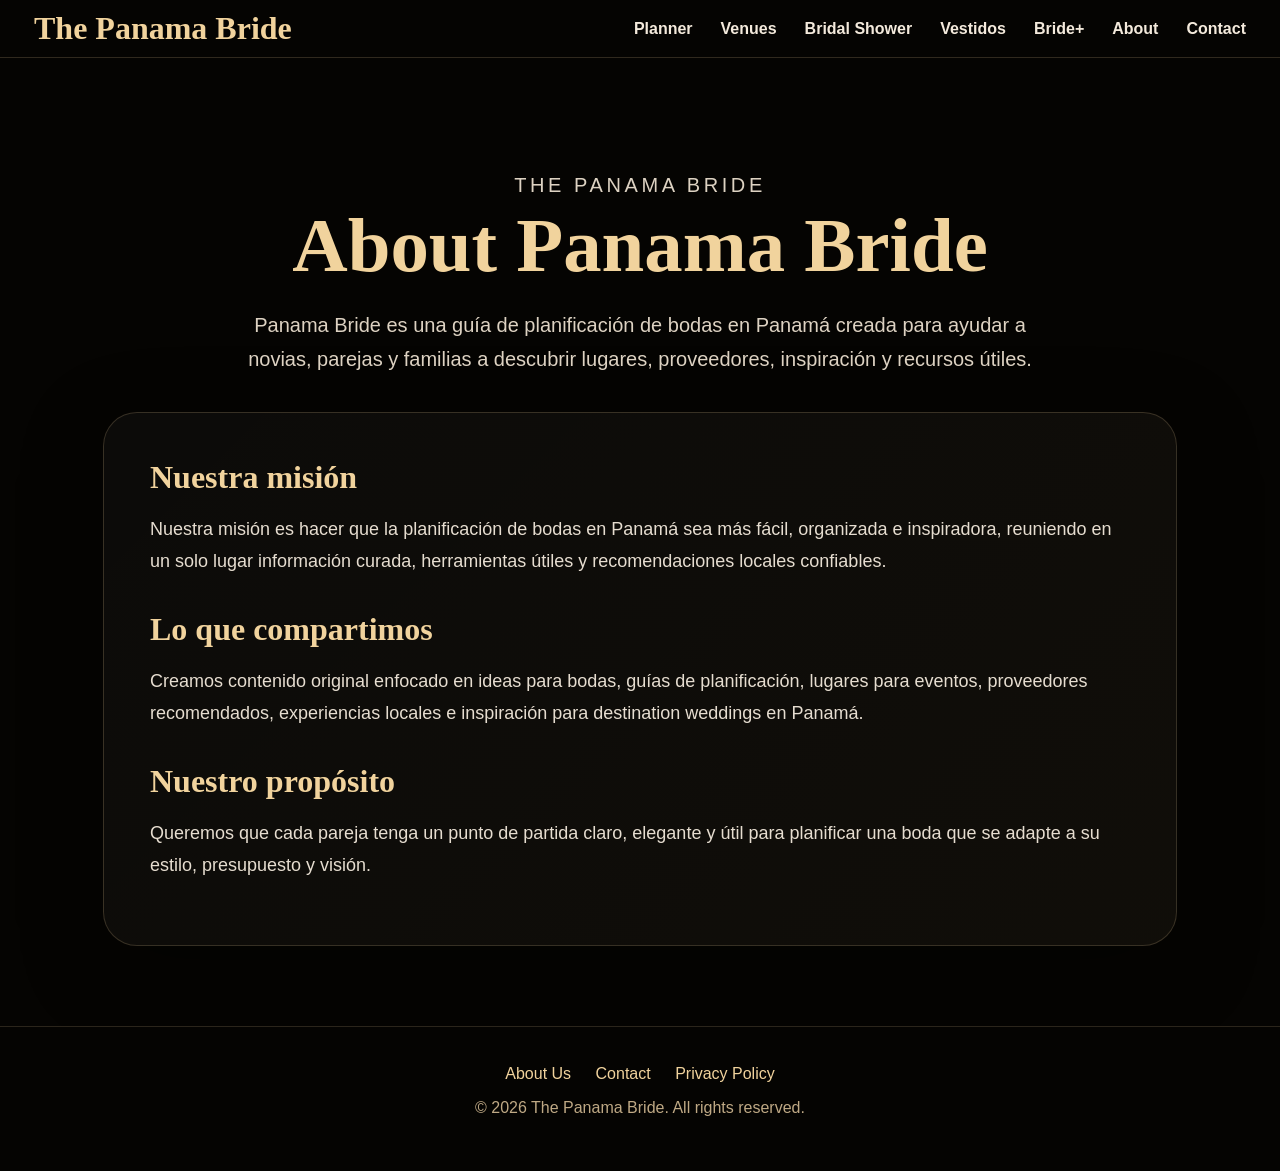
<file: about.html>
<!DOCTYPE html>
<html lang="es">
<head>
  <meta charset="UTF-8" />
  <meta name="viewport" content="width=device-width, initial-scale=1.0" />
  <title>About Us | The Panama Bride</title>
  <link rel="stylesheet" href="style.css" />
</head>

<body>

<header class="topbar">
  <a class="brand" href="index.html">The Panama Bride</a>

  <nav class="nav">
    <a href="index.html#planner">Planner</a>
    <a href="index.html#venues">Venues</a>
    <a href="index.html#bridal-shower">Bridal Shower</a>
    <a href="index.html#vestidos">Vestidos</a>
    <a href="premium.html">Bride+</a>
    <a href="about.html">About</a>
    <a href="contact.html">Contact</a>
  </nav>
</header>

<main class="page-shell">
  <section class="page-hero">
    <p class="eyebrow">The Panama Bride</p>
    <h1>About Panama Bride</h1>
    <p>
      Panama Bride es una guía de planificación de bodas en Panamá creada para ayudar a novias,
      parejas y familias a descubrir lugares, proveedores, inspiración y recursos útiles.
    </p>
  </section>

  <section class="card page-card">
    <h2>Nuestra misión</h2>
    <p>
      Nuestra misión es hacer que la planificación de bodas en Panamá sea más fácil, organizada e inspiradora,
      reuniendo en un solo lugar información curada, herramientas útiles y recomendaciones locales confiables.
    </p>

    <h2>Lo que compartimos</h2>
    <p>
      Creamos contenido original enfocado en ideas para bodas, guías de planificación, lugares para eventos,
      proveedores recomendados, experiencias locales e inspiración para destination weddings en Panamá.
    </p>

    <h2>Nuestro propósito</h2>
    <p>
      Queremos que cada pareja tenga un punto de partida claro, elegante y útil para planificar una boda
      que se adapte a su estilo, presupuesto y visión.
    </p>
  </section>
</main>

<footer class="site-footer">
  <a href="about.html">About Us</a>
  <a href="contact.html">Contact</a>
  <a href="privacy.html">Privacy Policy</a>
  <p>© 2026 The Panama Bride. All rights reserved.</p>
</footer>

</body>
</html>
</file>
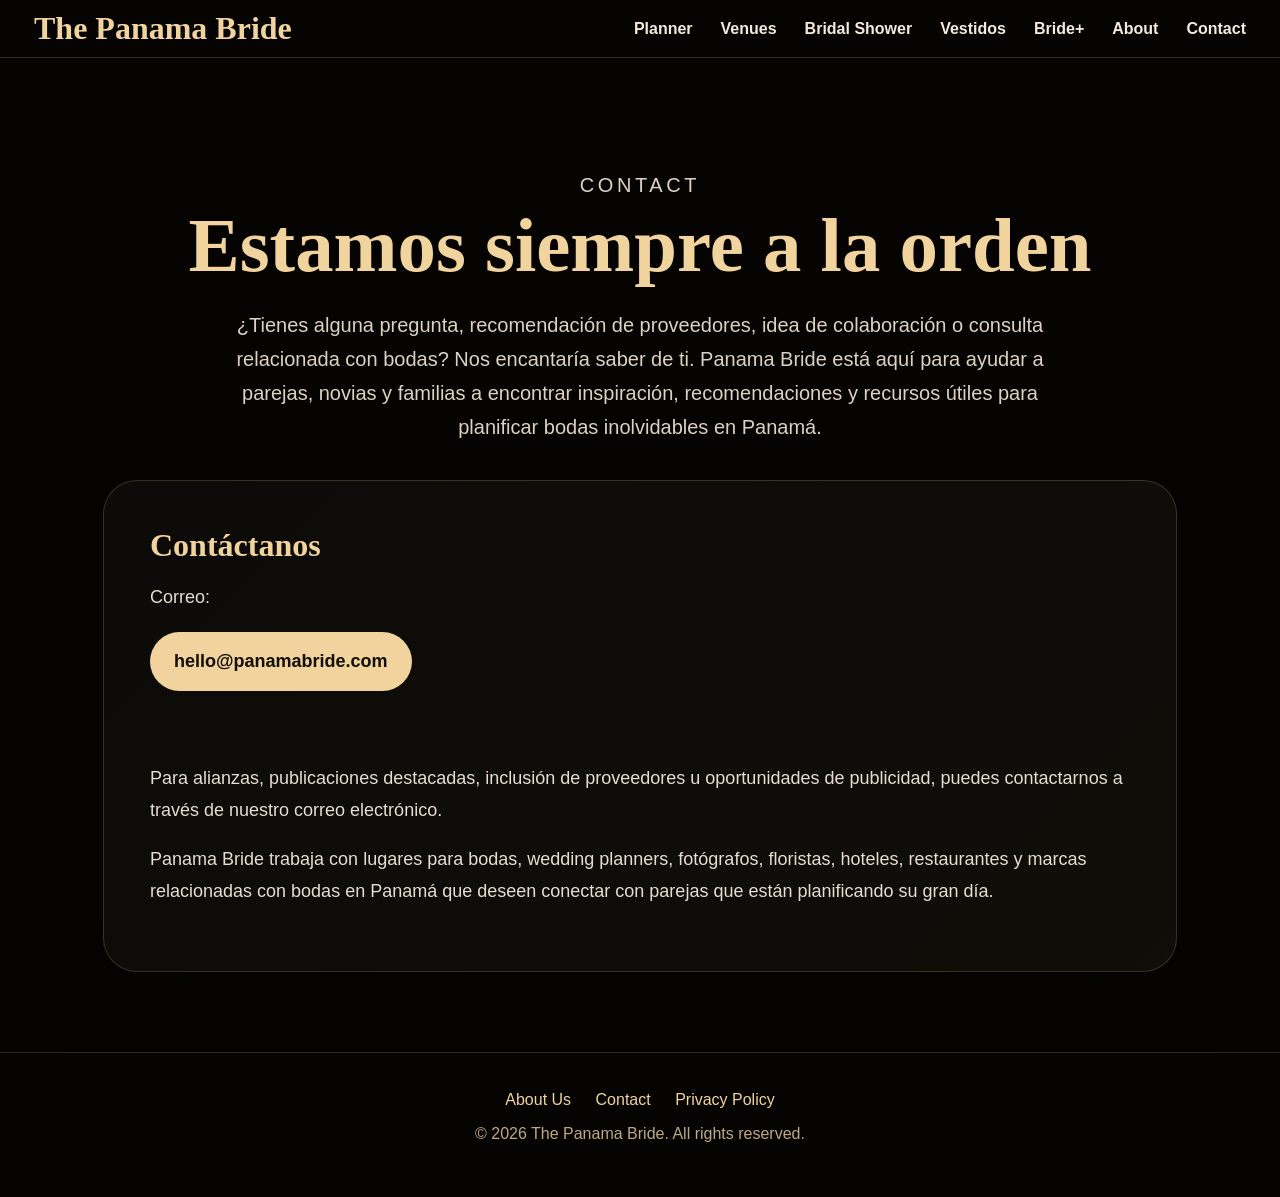
<file: contact.html>
<!DOCTYPE html>
<html lang="es">

<head>
  <meta charset="UTF-8" />
  <meta name="viewport" content="width=device-width, initial-scale=1.0" />

  <title>Contact | The Panama Bride</title>

  <link rel="stylesheet" href="style.css" />
</head>

<body>

<header class="topbar">

  <a class="brand" href="index.html">
    The Panama Bride
  </a>

  <nav class="nav">
    <a href="index.html#planner">Planner</a>
    <a href="index.html#venues">Venues</a>
    <a href="index.html#bridal-shower">Bridal Shower</a>
    <a href="index.html#vestidos">Vestidos</a>
    <a href="premium.html">Bride+</a>
    <a href="about.html">About</a>
    <a href="contact.html">Contact</a>
  </nav>

</header>

<main class="page-shell">

  <section class="page-hero">

    <p class="eyebrow">
      Contact
    </p>

    <h1>
      Estamos siempre a la orden
    </h1>

    <p>
      ¿Tienes alguna pregunta, recomendación de proveedores, idea de colaboración
      o consulta relacionada con bodas? Nos encantaría saber de ti.
      Panama Bride está aquí para ayudar a parejas, novias y familias
      a encontrar inspiración, recomendaciones y recursos útiles
      para planificar bodas inolvidables en Panamá.
    </p>

  </section>

  <section class="card page-card">

    <h2>
      Contáctanos
    </h2>

    <p>
      Correo:
    </p>

    <p style="margin-top:18px;">
      <a class="btn" href="mailto:hello@panamabride.com">
        hello@panamabride.com
      </a>
    </p>

    <br><br>

    <p>
      Para alianzas, publicaciones destacadas, inclusión de proveedores
      u oportunidades de publicidad, puedes contactarnos a través
      de nuestro correo electrónico.
    </p>

    <p>
      Panama Bride trabaja con lugares para bodas, wedding planners,
      fotógrafos, floristas, hoteles, restaurantes y marcas relacionadas
      con bodas en Panamá que deseen conectar con parejas que están
      planificando su gran día.
    </p>

  </section>

</main>

<footer class="site-footer">

  <a href="about.html">About Us</a>
  <a href="contact.html">Contact</a>
  <a href="privacy.html">Privacy Policy</a>

  <p>
    © 2026 The Panama Bride. All rights reserved.
  </p>

</footer>

</body>
</html>
</file>
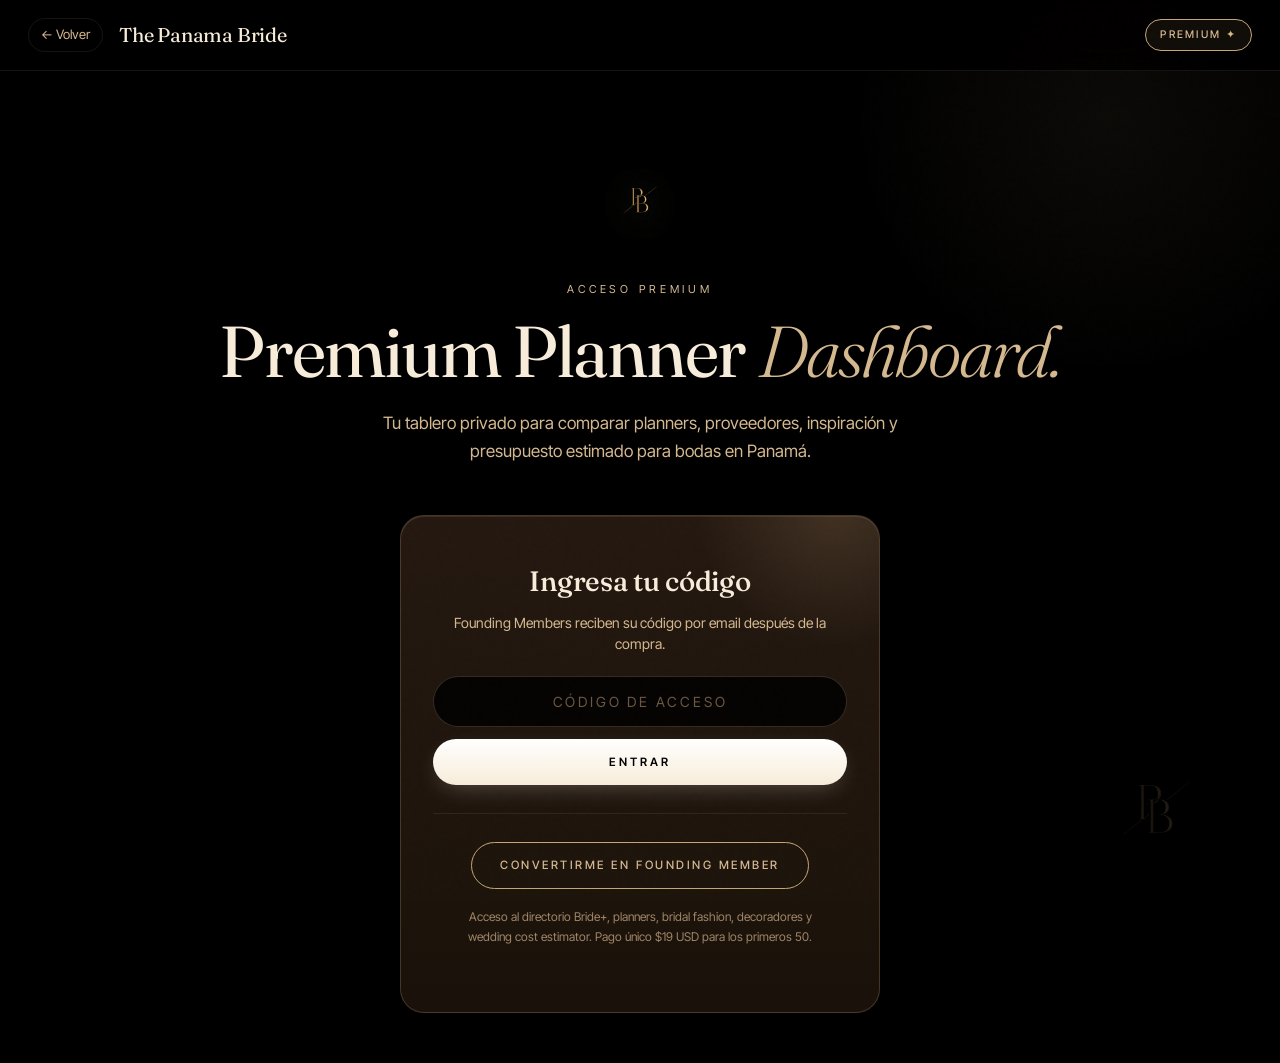
<file: premium.html>
<!DOCTYPE html>
<html lang="es">
<head>
<meta charset="UTF-8">
<meta name="viewport" content="width=device-width, initial-scale=1.0, viewport-fit=cover">
<meta name="theme-color" content="#000000">
<title>Premium Dashboard · The Panama Bride</title>
<meta name="description" content="Dashboard premium con directorio curado de wedding planners, vendors, vestidos y wedding cost estimator para bodas en Panamá.">
<link rel="icon" href="logo.png">
<link rel="preconnect" href="https://fonts.googleapis.com">
<link rel="preconnect" href="https://fonts.gstatic.com" crossorigin>
<link href="https://fonts.googleapis.com/css2?family=Fraunces:ital,opsz,wght@0,9..144,300;0,9..144,400;0,9..144,500;0,9..144,600;1,9..144,300;1,9..144,400&family=Inter+Tight:wght@300;400;500;600&display=swap" rel="stylesheet">
<style>
  :root {
    --bg-black: #000000;
    --bg-deepest: #050302;
    --bg-dark: #0d0805;
    --bg-card: #1a120a;
    --bg-elevated: #241810;
    --border-soft: rgba(212,184,143,0.1);
    --border-mid: rgba(212,184,143,0.22);
    --border-strong: rgba(212,184,143,0.4);

    --cream: #f7ecd9;
    --cream-bright: #faf2e3;
    --text-primary: #f7ecd9;
    --text-secondary: #d4b88f;
    --text-tertiary: #a08667;
    --text-muted: #6b5641;

    --gold: #c4a578;
    --gold-bright: #d4b88f;
    --gold-soft: #b8956e;

    --serif: 'Fraunces', serif;
    --sans: 'Inter Tight', sans-serif;
    --safe-top: env(safe-area-inset-top);
    --safe-bottom: env(safe-area-inset-bottom);
  }
  * { margin: 0; padding: 0; box-sizing: border-box; -webkit-tap-highlight-color: transparent; }
  html { scroll-behavior: smooth; -webkit-text-size-adjust: 100%; }
  body {
    font-family: var(--sans);
    color: var(--text-primary);
    background: var(--bg-black);
    line-height: 1.5;
    -webkit-font-smoothing: antialiased;
    min-height: 100vh;
  }
  img { max-width: 100%; display: block; }
  a { color: var(--gold-bright); text-decoration: none; transition: color 0.2s; }
  a:hover { color: var(--cream); }
  button { font-family: inherit; }

  body::before {
    content: '';
    position: fixed;
    inset: 0;
    pointer-events: none;
    z-index: 9999;
    background-image: url("data:image/svg+xml,%3Csvg viewBox='0 0 200 200' xmlns='http://www.w3.org/2000/svg'%3E%3Cfilter id='n'%3E%3CfeTurbulence type='fractalNoise' baseFrequency='0.9'/%3E%3C/filter%3E%3Crect width='100%25' height='100%25' filter='url(%23n)' opacity='0.5'/%3E%3C/svg%3E");
    opacity: 0.05;
    mix-blend-mode: overlay;
  }

  body::after {
    content: '';
    position: fixed;
    top: -20%;
    right: -10%;
    width: 600px;
    height: 600px;
    background: radial-gradient(circle, rgba(196,165,120,0.06), transparent 60%);
    pointer-events: none;
    z-index: 0;
  }

  /* NAV */
  nav {
    padding: 18px 28px;
    display: flex;
    justify-content: space-between;
    align-items: center;
    position: sticky;
    top: 0;
    z-index: 50;
    background: rgba(0,0,0,0.85);
    backdrop-filter: saturate(180%) blur(20px);
    -webkit-backdrop-filter: saturate(180%) blur(20px);
    border-bottom: 1px solid var(--border-soft);
  }
  .nav-left { display: flex; align-items: center; gap: 16px; }
  .back-link {
    color: var(--text-secondary);
    font-size: 13px;
    display: flex;
    align-items: center;
    gap: 6px;
    padding: 6px 12px;
    border-radius: 100px;
    border: 1px solid var(--border-soft);
    transition: all 0.2s;
  }
  .back-link:hover { border-color: var(--border-mid); color: var(--cream); }
  .nav-logo-text {
    font-family: var(--serif);
    font-size: 20px;
    font-weight: 400;
    color: var(--cream);
    letter-spacing: -0.01em;
  }
  .badge {
    border: 1px solid var(--gold);
    background: rgba(196,165,120,0.08);
    border-radius: 100px;
    padding: 7px 14px;
    color: var(--gold-bright);
    font-size: 10.5px;
    letter-spacing: 0.22em;
    text-transform: uppercase;
    font-weight: 500;
  }

  .container {
    max-width: 1200px;
    margin: 0 auto;
    padding: 50px 28px;
    position: relative;
    z-index: 1;
  }

  /* PAYWALL */
  #paywall {
    text-align: center;
    padding-top: 30px;
    position: relative;
  }
  #paywall .logo-decor {
    width: 100px;
    height: 100px;
    object-fit: contain;
    margin: 0 auto 24px;
    display: block;
    filter: drop-shadow(0 4px 16px rgba(196,165,120,0.4));
  }
  #paywall .eyebrow {
    font-size: 11px;
    letter-spacing: 0.35em;
    text-transform: uppercase;
    color: var(--gold-bright);
    margin-bottom: 18px;
    display: inline-block;
  }
  #paywall h1 {
    font-family: var(--serif);
    font-size: clamp(40px, 8vw, 72px);
    font-weight: 400;
    line-height: 1;
    letter-spacing: -0.025em;
    color: var(--cream);
    margin-bottom: 22px;
  }
  #paywall h1 .italic { font-style: italic; font-weight: 300; color: var(--gold-bright); }
  #paywall > p {
    font-size: 17px;
    color: var(--text-secondary);
    max-width: 580px;
    margin: 0 auto 50px;
    line-height: 1.65;
  }

  .paywall-card {
    background: linear-gradient(180deg, var(--bg-elevated) 0%, var(--bg-card) 100%);
    border-radius: 24px;
    padding: 44px 32px;
    max-width: 480px;
    margin: 0 auto;
    border: 1px solid var(--border-mid);
    box-shadow: 0 24px 48px -16px rgba(0,0,0,0.7), inset 0 1px 0 rgba(196,165,120,0.15);
    position: relative;
    overflow: hidden;
  }
  .paywall-card::before {
    content: '';
    position: absolute;
    top: -30%;
    right: -20%;
    width: 280px;
    height: 280px;
    background: radial-gradient(circle, rgba(196,165,120,0.18), transparent 70%);
    pointer-events: none;
  }
  .paywall-card h2 {
    font-family: var(--serif);
    font-size: 28px;
    font-weight: 500;
    color: var(--cream);
    margin-bottom: 10px;
    letter-spacing: -0.01em;
    position: relative;
  }
  .paywall-card p {
    color: var(--text-secondary);
    font-size: 14px;
    margin-bottom: 22px;
    position: relative;
  }
  .paywall-card input {
    width: 100%;
    padding: 16px 20px;
    border-radius: 100px;
    border: 1px solid var(--border-mid);
    background: var(--bg-deepest);
    color: var(--cream);
    margin-bottom: 12px;
    font-family: var(--sans);
    font-size: 14px;
    text-align: center;
    letter-spacing: 0.15em;
    text-transform: uppercase;
    transition: border-color 0.2s;
    position: relative;
  }
  .paywall-card input:focus {
    outline: none;
    border-color: var(--gold);
  }
  .paywall-card input::placeholder { color: var(--text-muted); letter-spacing: 0.2em; }
  .btn-primary {
    background: linear-gradient(180deg, #ffffff 0%, var(--cream) 100%);
    color: var(--bg-black);
    width: 100%;
    padding: 16px 22px;
    border-radius: 100px;
    font-size: 11.5px;
    letter-spacing: 0.25em;
    text-transform: uppercase;
    font-weight: 600;
    border: none;
    cursor: pointer;
    transition: all 0.25s;
    box-shadow: 0 8px 24px -8px rgba(247,236,217,0.3);
    text-decoration: none;
    display: inline-block;
    text-align: center;
    position: relative;
  }
  .btn-primary:hover { transform: translateY(-2px); box-shadow: 0 12px 32px -8px rgba(247,236,217,0.4); }
  .btn-primary:active { transform: scale(0.97); }

  .access-cta {
    margin-top: 28px;
    padding-top: 28px;
    border-top: 1px solid var(--border-soft);
    position: relative;
  }
  .access-cta .btn-outline {
    background: transparent;
    color: var(--gold-bright);
    padding: 14px 28px;
    border: 1px solid var(--gold);
    border-radius: 100px;
    font-size: 11.5px;
    letter-spacing: 0.22em;
    text-transform: uppercase;
    font-weight: 500;
    display: inline-block;
    transition: all 0.25s;
  }
  .access-cta .btn-outline:hover {
    background: var(--gold);
    color: var(--bg-black);
  }
  .access-cta .muted {
    font-size: 12px;
    color: var(--text-tertiary);
    margin-top: 18px;
    line-height: 1.6;
    max-width: 380px;
    margin-left: auto;
    margin-right: auto;
  }

  /* DASHBOARD */
  #dashboard { padding-top: 20px; }
  #dashboard .eyebrow {
    font-size: 11px;
    letter-spacing: 0.35em;
    text-transform: uppercase;
    color: var(--gold-bright);
    margin-bottom: 18px;
    display: inline-block;
  }
  #dashboard h1 {
    font-family: var(--serif);
    font-size: clamp(40px, 7vw, 64px);
    font-weight: 400;
    line-height: 1;
    letter-spacing: -0.025em;
    color: var(--cream);
    margin-bottom: 18px;
  }
  #dashboard h1 .italic { font-style: italic; font-weight: 300; color: var(--gold-bright); }
  #dashboard > p {
    font-size: 16px;
    color: var(--text-secondary);
    max-width: 640px;
    margin-bottom: 36px;
    line-height: 1.65;
  }

  .kpis {
    display: grid;
    grid-template-columns: repeat(auto-fit, minmax(180px, 1fr));
    gap: 14px;
    margin-bottom: 36px;
  }
  .kpi {
    border: 1px solid var(--border-soft);
    border-radius: 20px;
    padding: 22px 20px;
    background: var(--bg-card);
    transition: all 0.3s;
  }
  .kpi:hover { border-color: var(--border-mid); transform: translateY(-2px); }
  .kpi .kpi-label {
    font-size: 10px;
    letter-spacing: 0.28em;
    text-transform: uppercase;
    color: var(--gold-bright);
    margin-bottom: 8px;
  }
  .kpi strong {
    display: block;
    font-family: var(--serif);
    font-size: 32px;
    font-weight: 500;
    color: var(--cream);
    line-height: 1;
    margin-bottom: 4px;
    letter-spacing: -0.01em;
  }
  .kpi .kpi-meta {
    font-size: 11.5px;
    color: var(--text-tertiary);
    margin-top: 6px;
  }

  /* TABS */
  .tabs {
    display: flex;
    flex-wrap: wrap;
    gap: 8px;
    margin: 32px 0 28px;
    padding-bottom: 18px;
    border-bottom: 1px solid var(--border-soft);
  }
  .tab {
    background: transparent;
    color: var(--text-secondary);
    border: 1px solid var(--border-soft);
    padding: 10px 18px;
    border-radius: 100px;
    font-size: 12px;
    letter-spacing: 0.1em;
    font-weight: 500;
    cursor: pointer;
    transition: all 0.25s;
    white-space: nowrap;
  }
  .tab:hover { border-color: var(--border-mid); color: var(--cream); }
  .tab.active {
    background: var(--cream);
    color: var(--bg-black);
    border-color: var(--cream);
    font-weight: 600;
  }

  /* CARDS */
  .card {
    background: linear-gradient(145deg, var(--bg-card), var(--bg-dark));
    border: 1px solid var(--border-soft);
    border-radius: 22px;
    padding: 26px 24px;
    margin: 16px 0;
    box-shadow: 0 12px 32px -16px rgba(0,0,0,0.5);
    transition: all 0.3s;
  }
  .card:hover { border-color: var(--border-mid); }
  .card h2 {
    font-family: var(--serif);
    font-size: 26px;
    font-weight: 500;
    color: var(--cream);
    margin-bottom: 10px;
    letter-spacing: -0.01em;
  }
  .card h3 {
    font-family: var(--serif);
    font-size: 20px;
    font-weight: 500;
    color: var(--cream);
    margin-bottom: 10px;
    line-height: 1.2;
    letter-spacing: -0.01em;
  }
  .card p {
    font-size: 14px;
    line-height: 1.6;
    color: var(--text-secondary);
    margin-bottom: 8px;
  }
  .card p strong { color: var(--gold-bright); font-weight: 500; }

  .grid {
    display: grid;
    grid-template-columns: repeat(auto-fit, minmax(280px, 1fr));
    gap: 16px;
    margin-top: 18px;
  }

  .decor-list {
    display: grid;
    gap: 14px;
    margin-top: 18px;
  }

  .tag {
    display: inline-block;
    background: rgba(196,165,120,0.1);
    border: 1px solid var(--border-mid);
    color: var(--gold-bright);
    padding: 6px 12px;
    border-radius: 100px;
    font-size: 11.5px;
    font-weight: 500;
    margin: 4px 4px 4px 0;
    letter-spacing: 0.02em;
  }
  .muted { font-size: 12.5px; color: var(--text-tertiary); }

  /* CTA button in cards */
  .card .btn {
    background: var(--cream);
    color: var(--bg-black);
    padding: 11px 20px;
    border-radius: 100px;
    font-size: 11px;
    letter-spacing: 0.18em;
    text-transform: uppercase;
    font-weight: 600;
    border: none;
    cursor: pointer;
    display: inline-block;
    margin-top: 6px;
    transition: all 0.2s;
    text-decoration: none;
  }
  .card .btn:hover { transform: translateY(-2px); }

  /* FILTERS */
  label {
    display: block;
    color: var(--gold-bright);
    font-size: 11px;
    letter-spacing: 0.2em;
    text-transform: uppercase;
    font-weight: 500;
    margin: 16px 0 8px;
  }
  select, input[type=text], input[type=number] {
    width: 100%;
    padding: 13px 18px;
    border-radius: 100px;
    border: 1px solid var(--border-mid);
    background: var(--bg-deepest);
    color: var(--cream);
    font-family: var(--sans);
    font-size: 14px;
    margin-bottom: 8px;
    transition: border-color 0.2s;
  }
  select:focus, input:focus {
    outline: none;
    border-color: var(--gold);
  }

  /* Budget calculator */
  .row {
    display: grid;
    grid-template-columns: repeat(auto-fit, minmax(220px, 1fr));
    gap: 16px;
    margin: 18px 0;
  }
  .row > div { display: flex; flex-direction: column; }

  #budgetResult {
    margin-top: 20px;
    border-color: var(--gold);
    background: linear-gradient(145deg, var(--bg-elevated), var(--bg-card));
  }
  #budgetResult h3 {
    font-family: var(--serif);
    font-size: 22px;
    color: var(--gold-bright);
    margin-bottom: 12px;
  }

  .breakdown-card {
    background: var(--bg-deepest);
    border: 1px solid var(--border-soft);
    border-radius: 14px;
    padding: 14px 18px;
    margin: 8px 0;
  }
  .breakdown-card p {
    margin-bottom: 6px;
    font-size: 13px;
    color: var(--cream);
  }

  /* DECOR LIST special layout */
  .decor-list .card {
    display: grid;
    grid-template-columns: 1.3fr 1fr 1fr;
    gap: 18px;
    align-items: center;
    margin: 8px 0;
  }
  .decor-list .card h3 {
    font-size: 17px;
    margin-bottom: 6px;
  }
  .decor-list .card p {
    font-size: 12.5px;
    margin-bottom: 2px;
  }
  @media (max-width: 850px) {
    .decor-list .card {
      grid-template-columns: 1fr !important;
    }
  }

  /* FOOTER */
  .dashboard-footer {
    margin-top: 60px;
    padding: 30px 0;
    border-top: 1px solid var(--border-soft);
    color: var(--text-tertiary);
    font-size: 12.5px;
    text-align: center;
  }

  /* logo decorativo fijo */
  .logo-decor-fixed {
    position: fixed;
    bottom: 24px;
    right: 24px;
    width: 200px;
    opacity: 0.15;
    z-index: 0;
    pointer-events: none;
  }

  .hidden { display: none; }

  @media (max-width: 768px) {
    .container { padding: 36px 20px; }
    nav { padding: 14px 18px; }
    .nav-logo-text { font-size: 18px; }
    .badge { font-size: 9.5px; letter-spacing: 0.18em; padding: 6px 12px; }
    .back-link { font-size: 12px; padding: 6px 10px; }
    .paywall-card { padding: 32px 24px; }
    .kpi { padding: 18px 16px; }
    .kpi strong { font-size: 26px; }
    .tabs { gap: 6px; }
    .tab { padding: 9px 14px; font-size: 11px; }
    .logo-decor-fixed { width: 120px; opacity: 0.1; }
  }
</style>
</head>
<body>

<nav>
  <div class="nav-left">
    <a href="index.html" class="back-link">← Volver</a>
    <span class="nav-logo-text">The Panama Bride</span>
  </div>
  <span class="badge">Premium ✦</span>
</nav>

<img src="logo.png" alt="" class="logo-decor-fixed">

<div class="container">

<!-- PAYWALL -->
<section id="paywall">
  <img src="logo.png" alt="" class="logo-decor">
  <div class="eyebrow">Acceso Premium</div>
  <h1>Premium Planner <span class="italic">Dashboard.</span></h1>
  <p>Tu tablero privado para comparar planners, proveedores, inspiración y presupuesto estimado para bodas en Panamá.</p>

  <div class="paywall-card">
    <h2>Ingresa tu código</h2>
    <p>Founding Members reciben su código por email después de la compra.</p>
    <input id="code" placeholder="Código de acceso">
    <button class="btn-primary" onclick="unlock()">Entrar</button>

    <div class="access-cta">
      <a href="index.html#comprar" class="btn-outline">Convertirme en Founding Member</a>
      <p class="muted">Acceso al directorio Bride+, planners, bridal fashion, decoradores y wedding cost estimator. Pago único $19 USD para los primeros 50.</p>
    </div>
  </div>
</section>

<!-- DASHBOARD -->
<section id="dashboard" class="hidden">
  <div class="eyebrow">Bride+ · Founding Member</div>
  <h1>Tu dashboard <span class="italic">privado.</span></h1>
  <p>Comparador curado para tomar mejores decisiones sin perderte entre chats, screenshots y cotizaciones.</p>

  <div class="kpis">
    <div class="kpi">
      <div class="kpi-label">Planners</div>
      <strong>18</strong>
      <div class="kpi-meta">opciones curadas</div>
    </div>
    <div class="kpi">
      <div class="kpi-label">Presupuesto</div>
      <strong>$18k+</strong>
      <div class="kpi-meta">referencia inicial</div>
    </div>
    <div class="kpi">
      <div class="kpi-label">Categorías</div>
      <strong>6</strong>
      <div class="kpi-meta">para explorar</div>
    </div>
    <div class="kpi">
      <div class="kpi-label">Uso</div>
      <strong>Self-serve</strong>
      <div class="kpi-meta">sin llamadas iniciales</div>
    </div>
  </div>

  <div class="tabs">
    <button class="tab active" id="tab-downloads" onclick="showTab('downloads')">📚 Descargas</button>
    <button class="tab" id="tab-planners" onclick="showTab('planners')">Wedding Planners</button>
    <button class="tab" id="tab-photos" onclick="showTab('photos')">Fotos</button>
    <button class="tab" id="tab-court" onclick="showTab('court')">Trajes Corte</button>
    <button class="tab" id="tab-moms" onclick="showTab('moms')">Mamá de Novia</button>
    <button class="tab" id="tab-decor" onclick="showTab('decor')">Decoradores</button>
    <button class="tab" id="tab-budget" onclick="showTab('budget')">Cost Estimator</button>
  </div>

  <div id="content"></div>

  <div class="dashboard-footer">
    The Panama Bride · Premium dashboard. Información referencial; confirmar directamente con proveedores.
  </div>
</section>

</div>

<script>
const ACCESS_CODE = "BRIDE2026";

const planners = [
  ["Jenny Polonsky Luxury Events","+507 6090-1121","jpluxuryevents.com","@jpluxuryevents","$8k-$40k+","Luxury / high-end"],
  ["Regina Events","Web / DM","reginaevent.com","@reginaeventspty","$5k-$25k","Classic / elegant"],
  ["Stylo Panama","+507 6706-1430","stylopanama.com","@stylopanama","$4k-$20k","Modern / stylish"],
  ["Paola Mantilla Events","+507 6675-4685","—","@paolamantillaevents","$6k-$35k","Romantic / premium"],
  ["Très Chic Planners","Instagram DM","—","@treschicplanners","$8k-$45k+","Luxury / editorial"],
  ["PRP Events","+507 6690-7472","prpevents.com","@prpevents","$7k-$50k","Styling / production"],
  ["Memories Panama Events","Instagram DM","—","@memoriespanamaevents","$5k-$25k","Classic / family"],
  ["Didi Events Agency","+507 6614-1277","—","@didieventsagency","$4k-$18k","Accessible / full planning"],
  ["VL Wedding & Events Planner","+507 6326-0585","—","@vlweddingspanama","$3k-$15k","Budget friendly"],
  ["MY DAY","+507 6781-0575","—","@mydaypanama","$3k-$15k","Coordination"],
  ["Nova Weddings Panamá","+507 6312-3357","—","@novaweddingspanama","$4k-$18k","Modern"],
  ["Creaciones y Eventos AG","+507 6605-1486","—","@creacionesyeventosag","$3k-$20k","Events / production"],
  ["Aquamarina Events S.A.","+507 392-8496","—","@aquamarinaeventos","$5k-$25k","Events"],
  ["Bodas Helper","+507 6801-3674","—","@bodashelper","$2k-$10k","Entry level"],
  ["Melissa Pineda","+507 6949-3049","—","@melissapinedabodas","$4k-$20k","Bridal"],
  ["Pompa by Carlos Mastellari","Web / DM","pompaevents.com","@pompaevents","$10k-$60k+","Ultra luxury"],
  ["The Planners Firm","Web / DM","theplannersfirm.com","@theplannersfirm","$6k-$35k","Premium"],
  ["Trust Events Co.","DM Instagram","—","@trusteventsco","$4k-$20k","Modern"]
];

const data = {
  photos: [
    ["Casco Viejo","Ciudad · Casco","10 min","Unlimited","Gratis-$300 permisos","Colonial, editorial, lujo histórico","https://maps.google.com/?q=Casco+Viejo+Panama"],
    ["Hotel La Compañía","Ciudad · Casco","10 min","50-300","$500-$5k","Luxury colonial vibes","https://maps.google.com/?q=Hotel+La+Compania+Panama"],
    ["Sofitel Legend Casco Viejo","Ciudad · Casco","10 min","50-300","$500-$8k","European luxury aesthetic","https://maps.google.com/?q=Sofitel+Legend+Casco+Viejo"],
    ["American Trade Hotel","Ciudad · Casco","10 min","50-250","$500-$5k","Vintage Panama elegance","https://maps.google.com/?q=American+Trade+Hotel"],
    ["Biomuseo","Ciudad · Amador","15 min","Unlimited","$300-$5k","Colorful modern architecture","https://maps.google.com/?q=Biomuseo+Panama"],
    ["Panamá Viejo","Ciudad · Panamá Viejo","15 min","Unlimited","$100-$1k permisos","Historic ruins aesthetic","https://maps.google.com/?q=Panama+Viejo"],
    ["Cinta Costera","Ciudad · Panamá City","5 min","Unlimited","Gratis","Skyline + ocean","https://maps.google.com/?q=Cinta+Costera+Panama"],
    ["Parque Omar","Ciudad · Panamá City","10 min","Unlimited","Gratis","Soft greenery","https://maps.google.com/?q=Parque+Omar+Panama"],
    ["Cerro Ancón","Ciudad/Naturaleza","15 min","Unlimited","Gratis","Nature + skyline","https://maps.google.com/?q=Cerro+Ancon"],
    ["Santa Maria Golf & Country Club","Ciudad · Costa del Este","20 min","100-400","$1k-$10k","Luxury golf resort","https://maps.google.com/?q=Santa+Maria+Panama"],
    ["JW Marriott Panama","Ciudad · Punta Pacífica","10 min","100-400","$500-$6k","Modern luxury","https://maps.google.com/?q=JW+Marriott+Panama"],
    ["Waldorf Astoria Panama","Ciudad · Marbella","5 min","80-300","$500-$5k","Classic luxury","https://maps.google.com/?q=Waldorf+Astoria+Panama"],
    ["Gamboa Rainforest Reserve","Naturaleza · Gamboa","45 min","50-300","$500-$8k","Jungle luxury","https://maps.google.com/?q=Gamboa+Rainforest+Reserve"],
    ["Cerro Azul","Montaña","45 min","Unlimited","Gratis-$500","Mountain romantic","https://maps.google.com/?q=Cerro+Azul+Panama"],
    ["Playa Bonita","Playa · Veracruz","25 min","Unlimited","Gratis-$500","Beach sunset","https://maps.google.com/?q=Playa+Bonita+Panama"],
    ["Buenaventura","Playa · Río Hato","1h 45m","100-500","$1k-$15k","Luxury resort destination","https://maps.google.com/?q=Buenaventura+Panama"],
    ["El Valle de Antón","Montaña · Coclé","2h 30m","Unlimited","Gratis-$500","Garden mountain vibes","https://maps.google.com/?q=El+Valle+de+Anton"],
    ["Boquete","Montaña · Chiriquí","Vuelo + carro","Unlimited","Gratis-$500","Cloud forest aesthetic","https://maps.google.com/?q=Boquete+Panama"],
    ["Bocas del Toro","Playa · Bocas","Vuelo","Unlimited","Gratis-$500","Caribbean tropical","https://maps.google.com/?q=Bocas+del+Toro"],
    ["Playa Venao","Playa · Pedasí","5h","Unlimited","Gratis-$500","Boho surf luxury","https://maps.google.com/?q=Playa+Venao"]
  ],
  court: [
    ["Bride to Be Panamá","Panamá City","IG: @bridetobepanama","+507 302-1040","$800-$6k+","Bridal / Gala","https://maps.google.com/?q=Bride+to+Be+Panama"],
    ["Ben Betesh","Multiplaza","benbetesh.com / IG @benbetesh","+507 302-2666","$150-$2k","Gala / Designer","https://maps.google.com/?q=Ben+Betesh+Multiplaza"],
    ["Dorians","Multiplaza / Albrook","dorians.com","+507 360-2000","$80-$800","Vestidos largos","https://maps.google.com/?q=Dorians+Panama"],
    ["Stevens","Multiplaza / Metromall","stevens.com.pa","+507 800-2000","$60-$600","Gala / Social","https://maps.google.com/?q=Stevens+Panama"],
    ["Saks Panamá","Multiplaza","IG: @sakspanama","+507 302-1777","$100-$1.5k","Designer","https://maps.google.com/?q=Saks+Panama+Multiplaza"],
    ["Elegancia Fashion Boutique","Obarrio","IG: @eleganciafashionpty","DM Instagram","$200-$1k","Boutique","https://maps.google.com/?q=Elegancia+Fashion+Boutique+Panama"],
    ["Chanttal Boutique","San Francisco","IG: @chanttalboutique","DM Instagram","$150-$900","Fiesta","https://maps.google.com/?q=Chanttal+Boutique+Panama"],
    ["Karyshka Atelier","Costa del Este","IG: @karyshkaatelier","DM Instagram","$500-$5k","Couture","https://maps.google.com/?q=Karyshka+Atelier+Panama"],
    ["Annie Chajin","Panamá City","IG: @anniechajin","DM Instagram","$1k-$8k","Designer","https://maps.google.com/?q=Annie+Chajin+Panama"],
    ["Olga Valdés Atelier","Panamá City","IG: @olgavaldesatelier","DM Instagram","$800-$6k","Couture","https://maps.google.com/?q=Olga+Valdes+Atelier+Panama"],
    ["Fashion Ten","El Dorado","IG: @fashiontenpty","+507 236-xxxx","$80-$500","Fast fashion gala","https://maps.google.com/?q=Fashion+Ten+El+Dorado+Panama"],
    ["Madison Store Panamá","Multiplaza","IG: @madisonstorepa","DM Instagram","$150-$900","Modern gowns","https://maps.google.com/?q=Madison+Store+Panama+Multiplaza"],
    ["MNG Mango","Multiplaza","shop.mango.com","—","$80-$350","Minimal gowns","https://maps.google.com/?q=Mango+Multiplaza+Panama"],
    ["Zara Panamá","Multiplaza / AltaPlaza","zara.com","—","$70-$300","Minimal / modern","https://maps.google.com/?q=Zara+Panama"],
    ["Forever 21 Panamá","Albrook","forever21.com","—","$40-$200","Budget gala","https://maps.google.com/?q=Forever+21+Albrook+Panama"],
    ["Lulu's Boutique PTY","Panamá City","IG: @lulusboutiquepty","DM Instagram","$100-$700","Boutique","https://maps.google.com/?q=Lulus+Boutique+PTY"],
    ["Nupcias Boutique","Vía España","IG: @nupciaspanama","+507 223-xxxx","$500-$5k","Brides / evening","https://maps.google.com/?q=Nupcias+Boutique+Panama"],
    ["Rosa Clará Panamá","Panamá City","rosaclara.es","—","$1k-$8k","Bridal luxury","https://maps.google.com/?q=Rosa+Clara+Panama"],
    ["Adriana Degreas Panamá","Multiplaza","IG boutique","—","$300-$2k","Resort elegance","https://maps.google.com/?q=Adriana+Degreas+Panama+Multiplaza"],
    ["Michelle Tissé","Panamá City","IG: @michelletisse","DM Instagram","$800-$4k","Couture","https://maps.google.com/?q=Michelle+Tisse+Panama"],
    ["Galeries Lafayette PTY","Panamá City","—","—","$100-$2k","Luxury multibrand","https://maps.google.com/?q=Galeries+Lafayette+Panama"],
    ["Vanity Fair Panamá","Obarrio","IG: @vanityfairpty","DM Instagram","$120-$900","Evening gowns","https://maps.google.com/?q=Vanity+Fair+Panama"],
    ["Glam Factory Panamá","Panamá City","IG: @glamfactorypty","DM Instagram","$80-$500","Trendy gowns","https://maps.google.com/?q=Glam+Factory+Panama"],
    ["Boutique Garbo","David, Chiriquí","IG local","—","$100-$700","Provincias","https://maps.google.com/?q=Boutique+Garbo+David+Chiriqui"],
    ["Elegance Boutique Chiriquí","David","IG local","—","$100-$1k","Provincias","https://maps.google.com/?q=Elegance+Boutique+Chiriqui"],
    ["Boutique Nicole","Santiago","IG local","—","$80-$600","Provincias","https://maps.google.com/?q=Boutique+Nicole+Santiago+Panama"],
    ["Boutique D Glamour","Chitré","Facebook local","—","$80-$500","Provincias","https://maps.google.com/?q=Boutique+D+Glamour+Chitre"],
    ["Mística Boutique","Panamá City","IG: @misticaboutiquepty","DM Instagram","$120-$800","Trendy","https://maps.google.com/?q=Mistica+Boutique+Panama"],
    ["Victoria Collection","Costa del Este","IG local","—","$300-$2k","Gala","https://maps.google.com/?q=Victoria+Collection+Costa+del+Este"],
    ["Love Story Boutique","Panamá City","IG local","—","$200-$1.5k","Wedding guests","https://maps.google.com/?q=Love+Story+Boutique+Panama"]
  ],
  moms: [
    ["Gaudí Panamá","Boutique gala","Panamá City","IG: @gaudipanama","Multiplaza","$200-$2k","Elegante clásico"],
    ["Porta Romana","Luxury boutique","Panamá City","IG: @portaromanapanama","Costa del Este","$300-$3k","Luxury evening"],
    ["Mona Rossa","Boutique gala","Panamá City","IG: @monarossapanama","Panamá City","$200-$2k","Gala latina"],
    ["Vero Ángel","Diseñadora couture","Panamá City","IG: @veroangel","DM Instagram","$1k-$8k+","Couture elegante"],
    ["Gabriela Vallarino","Diseñadora","Panamá City","IG: @gabrielavallarino","DM Instagram","$800-$6k","Modern elegant"],
    ["Tatiana Tzilefski","Diseñadora","Panamá City","IG: @tatianatzilefski","DM Instagram","$1k-$7k","Couture sofisticado"],
    ["Annie Chajin","Diseñadora","Panamá City","IG: @anniechajin","DM Instagram","$1k-$10k","High fashion"],
    ["Olga Valdés Atelier","Couture","Panamá City","IG: @olgavaldesatelier","DM Instagram","$1k-$8k","Elegancia clásica"],
    ["Karyshka Atelier","Atelier","Costa del Este","IG: @karyshkaatelier","DM Instagram","$800-$6k","Glam couture"],
    ["Bride to Be Panamá","Bridal & evening","Panamá City","IG: @bridetobepanama","+507 302-1040","$800-$5k","Mamá de novia"],
    ["Rosa Clará Panamá","Luxury bridal","Panamá City","https://www.rosaclara.es","Panamá City","$1.5k-$8k","European elegant"],
    ["Ben Betesh","Designer multibrand","Multiplaza","https://www.benbetesh.com","+507 302-2666","$150-$2k","Modern luxury"],
    ["Saks Panamá","Boutique","Multiplaza","IG: @sakspanama","Panamá City","$100-$1.5k","Gala"],
    ["Stevens","Department store","Multiplaza","https://www.stevens.com.pa","Panamá City","$80-$800","Budget-elegant"],
    ["Dorians","Boutique","Panamá","https://www.dorians.com","Panamá City","$80-$700","Fiesta/gala"],
    ["Madison Store Panamá","Boutique","Panamá City","IG: @madisonstorepa","DM Instagram","$150-$1k","Chic moderno"],
    ["Vanity Fair Panamá","Boutique","Obarrio","IG: @vanityfairpty","DM Instagram","$100-$900","Gala moderna"],
    ["Lulu's Boutique PTY","Boutique","Panamá City","IG: @lulusboutiquepty","DM Instagram","$100-$700","Wedding guest"],
    ["Nupcias Boutique","Bridal/evening","Vía España","IG: @nupciaspanama","Panamá City","$500-$5k","Formal elegance"],
    ["Michelle Tissé","Couture","Panamá City","IG: @michelletisse","DM Instagram","$1k-$5k","Soft luxury"]
  ],
  decor: [
    ["Pompa by Carlos Mastellari","Luxury Event Design","DM Instagram","IG: @pompaevents","Luxury / Design"],
    ["PRP Events","Decoración & Styling","+507 6690-7472","https://www.prpevents.com","Styling"],
    ["Regina Events","Wedding Styling","DM Instagram","IG: @reginaeventspty","Wedding Styling"],
    ["Jenny Polonsky Events","Luxury Weddings","DM Instagram","https://www.jpluxuryevents.com","Luxury"],
    ["Très Chic Planners","Event Design","DM Instagram","IG: @treschicplanners","Design"],
    ["Lala Event Designers","Decoración","Web Contact","https://www.lalapanama.com","Decoración"],
    ["The Planners Firm","Weddings & Decor","DM Instagram","IG: @theplannersfirm","Weddings"],
    ["Trust Events Co.","Wedding Design","DM Instagram","IG: @trusteventsco","Wedding Design"],
    ["Eventos Gaby","Decoración","+507 local","IG: @eventosgabypty","Decoración"],
    ["Creaciones y Eventos AG","Decoración","DM Instagram","IG: @creacionesyeventosag","Decoración"],
    ["Aquamarina Eventos","Producción","+507 392-8496","IG: @aquamarinaeventos","Producción"],
    ["Eventi Panamá","Luxury Events","DM Instagram","IG: @eventipanama","Luxury"],
    ["Event Concepts Panamá","Event Production","DM Instagram","IG: @eventconceptspty","Producción"],
    ["Magic Dreams PTY","Decoración","DM Instagram","IG: @magicdreamspty","Decoración"],
    ["Balloon Factory Panamá","Globos & Styling","DM Instagram","IG: @balloonfactorypty","Globos"],
    ["Glam Factory PTY","Event Decor","DM Instagram","IG: @glamfactorypty","Decoración"],
    ["Casa de las Flores Panamá","Flores","+507 local","IG: @casadelasflorespty","Flores"],
    ["Flores Panamá","Floristería","Web Contact","IG: @florespanama","Flores"],
    ["Floristería Ancón","Flores/Eventos","+507 local","IG/Facebook local","Flores"],
    ["Fleurs Panamá","Luxury Florals","DM Instagram","IG: @fleurspanama","Florals"],
    ["Boho Flowers PTY","Flores boho","DM Instagram","IG: @bohoflowerspty","Boho"],
    ["The Flower Shop Panamá","Floristería","DM Instagram","IG: @theflowershoppty","Flores"],
    ["Plantas y Jardines Panamá","Plantas","Facebook","Facebook local","Plantas"],
    ["Vivero Panamá","Plantas tropicales","+507 local","Facebook local","Plantas"],
    ["Vivero Cerro Azul","Plantas/Eventos","Local","Facebook local","Plantas"],
    ["Green Garden Panamá","Plantas decorativas","DM Instagram","IG local","Plantas"],
    ["Rent a Lounge Panamá","Lounge Furniture","DM Instagram","IG: @rentaloungepty","Mobiliario"],
    ["Lounge Design Panamá","Furniture Rental","DM Instagram","IG local","Mobiliario"],
    ["Event Rentals Panamá","Mobiliario","Web Contact","IG local","Mobiliario"],
    ["Deco Rental Panamá","Furniture & Decor","DM Instagram","IG local","Mobiliario"],
    ["Mobi Eventos Panamá","Muebles eventos","DM Instagram","Facebook local","Mobiliario"],
    ["Party Rent Panamá","Rental","+507 local","IG/Facebook","Rental"],
    ["Grupo Eventos Panamá","Producción","Web Contact","IG local","Producción"],
    ["Audio Foto Panamá","Iluminación/Eventos","+507 local","audiofoto.com","Iluminación"],
    ["AV Events Panamá","AV & Lighting","DM Instagram","IG local","Iluminación"],
    ["Glow Events Panamá","Iluminación","DM Instagram","IG local","Iluminación"],
    ["Panamá Eventos y Bodas","Decoración","Facebook","Facebook local","Decoración"],
    ["Decoraciones Rosy","Decoración social","Local","Facebook local","Decoración"],
    ["DecorArte Panamá","Event styling","DM Instagram","IG local","Styling"],
    ["Casa Ideas Panamá","Decor props","tiendas","casideas.com","Retail"],
    ["Aliss Panamá","Decoración","tiendas","aliss.com","Retail"],
    ["Conway Panamá","Hogar/decor","tiendas","conway.com.pa","Retail"],
    ["Novey Panamá","Decor/event props","tiendas","novey.com.pa","Retail"],
    ["Do It Center Panamá","Decor/build","tiendas","doitcenter.com.pa","Retail"],
    ["IKEA Panamá","Furniture/decor","tiendas","ikea.com","Retail"],
    ["Madison Home Panamá","Luxury decor","IG local","Instagram","Luxury Decor"],
    ["Maison by Fendi Casa Panamá","Luxury furniture","showroom","Instagram","Luxury Furniture"],
    ["Roche Bobois Panamá","Luxury furniture","showroom","roche-bobois.com","Luxury Furniture"],
    ["Natuzzi Panamá","Luxury furniture","showroom","natuzzi.com","Luxury Furniture"],
    ["Ambiente Floral Panamá","Florals","DM Instagram","Instagram local","Florals"],
    ["Bohemia Eventos Panamá","Boho rentals","DM Instagram","Instagram local","Boho"]
  ]
};

function unlock(){
  const code = document.getElementById("code").value.trim().toUpperCase();
  if(code === ACCESS_CODE){
    document.getElementById("paywall").classList.add("hidden");
    document.getElementById("dashboard").classList.remove("hidden");
    showTab("downloads");
  } else {
    alert("Código incorrecto. Si eres Founding Member, revisa el email de bienvenida.");
  }
}

// Enter key in code input
document.addEventListener('DOMContentLoaded', function(){
  const codeInput = document.getElementById("code");
  if(codeInput){
    codeInput.addEventListener("keyup", function(e){
      if(e.key === "Enter") unlock();
    });
  }
});

function setActive(tab){
  document.querySelectorAll(".tab").forEach(b => b.classList.remove("active"));
  document.getElementById("tab-" + tab).classList.add("active");
}

function showTab(tab){
  setActive(tab);
  if(tab === "downloads") renderDownloads();
  if(tab === "planners") renderPlanners();
  if(tab === "photos") renderCards("Fotos", data.photos);
  if(tab === "court") renderCards("Trajes para la corte", data.court);
  if(tab === "moms") renderCards("Mamá de novia", data.moms);
  if(tab === "decor") renderCards("Decoradores", data.decor);
  if(tab === "budget") renderBudget();
}

function renderDownloads(){
  const docs = [
    {
      num: "01",
      title: "Timeline 12 Meses",
      desc: "Guía editorial mes a mes con checklists curados y tips de planner. Tu roadmap completo de planificación.",
      pages: "16 páginas",
      tag: "Guía esencial",
      file: "docs/1-PanamaBride-Timeline12Meses.pdf"
    },
    {
      num: "02",
      title: "WhatsApp Scripts",
      desc: "24 plantillas para cotizar, negociar y cerrar con vendors. Cambias los [corchetes] y mandas.",
      pages: "5 capítulos",
      tag: "Acción inmediata",
      file: "docs/2-PanamaBride-WhatsAppScripts.pdf"
    },
    {
      num: "03",
      title: "Vendor Black Book",
      desc: "Directorio curado con tiers Signature, Curated, Smart y Rising. Precios reales y notas honestas.",
      pages: "8 categorías",
      tag: "Insider info",
      file: "docs/3-PanamaBride-VendorBlackBook.pdf"
    },
    {
      num: "04",
      title: "Budget Bible",
      desc: "3 tiers de presupuesto en Panamá ($15k–$150k+) con breakdown completo y los 9 costos ocultos.",
      pages: "Tier completo",
      tag: "Plata real",
      file: "docs/4-PanamaBride-BudgetBible.pdf"
    },
    {
      num: "05",
      title: "Bridesmaids Playbook",
      desc: "Guía honesta para tus damas: roles, costos reales, bridal shower, bachelorette, scripts incómodos.",
      pages: "Para regalar",
      tag: "Comparte con tus damas",
      file: "docs/5-PanamaBride-BridesmaidsPlaybook.pdf"
    }
  ];

  document.getElementById("content").innerHTML = `
    <div class="card" style="background: linear-gradient(145deg, var(--bg-elevated), var(--bg-card)); border-color: var(--gold);">
      <h2>📚 Tus descargas Founding</h2>
      <p>Acceso de por vida a todos los PDFs editoriales del kit Bride+. Descarga, imprime, comparte con tu equipo. Updates futuros llegan aquí automáticamente.</p>
      <div style="margin-top:14px;">
        <span class="tag">5 PDFs editoriales</span>
        <span class="tag">Updates incluidos</span>
        <span class="tag">De por vida</span>
      </div>
    </div>

    <div class="grid" style="grid-template-columns: repeat(auto-fit, minmax(320px, 1fr));">
      ${docs.map(d => `
        <div class="card" style="display: flex; flex-direction: column;">
          <div style="display: flex; align-items: start; gap: 14px; margin-bottom: 14px;">
            <div style="font-family: var(--serif); font-style: italic; font-size: 32px; color: var(--gold); line-height: 1; flex-shrink: 0;">${d.num}</div>
            <div style="flex: 1;">
              <h3 style="margin-bottom: 6px;">${d.title}</h3>
              <span class="tag" style="margin: 0; font-size: 10.5px;">${d.tag}</span>
            </div>
          </div>
          <p style="flex: 1; font-size: 13.5px;">${d.desc}</p>
          <div style="display: flex; justify-content: space-between; align-items: center; margin-top: 16px; padding-top: 14px; border-top: 1px solid var(--border-soft);">
            <span class="muted" style="font-size: 11px; letter-spacing: 0.18em; text-transform: uppercase;">${d.pages}</span>
            <a href="${d.file}" download class="btn" style="margin: 0;">Descargar →</a>
          </div>
        </div>`).join("")}
    </div>

    <div class="card" style="margin-top: 30px; background: var(--bg-deepest); border-color: var(--border-mid);">
      <h3 style="font-size: 18px;">📍 También para ti</h3>
      <p style="font-size: 13.5px;">Explora los demás recursos del dashboard usando los tabs de arriba: directorios curados de planners, fotógrafos, decoradores, y la calculadora interactiva de presupuesto.</p>
    </div>

    <div class="card" style="margin-top: 16px; background: linear-gradient(135deg, var(--bg-elevated), var(--bg-card)); border-color: var(--gold);">
      <h3 style="font-size: 18px;">💬 Comunidad Founding</h3>
      <p style="font-size: 13.5px;">¿Aún no estás en el grupo privado de WhatsApp? Escríbenos con tu número y te agregamos.</p>
      <a href="https://wa.me/50765505354?text=Hola%20%F0%9F%A4%8D%20soy%20Founding%20Member%20y%20quiero%20unirme%20al%20grupo%20privado%20de%20WhatsApp" target="_blank" class="btn" style="margin-top: 8px;">Pedir acceso al grupo →</a>
    </div>
  `;
}

function renderPlanners(){
  document.getElementById("content").innerHTML = `
    <div class="card">
      <h2>Wedding Planners</h2>
      <p>Directorio premium con contacto, estilo y rango estimado. ${planners.length} opciones curadas para tu boda en Panamá.</p>
    </div>
    <div class="grid">
      ${planners.map(p => `
        <div class="card">
          <h3>${p[0]}</h3>
          <p><strong>Contacto:</strong> ${p[1]}</p>
          <p><strong>Web:</strong> ${p[2]}</p>
          <p><strong>Instagram:</strong> ${p[3]}</p>
          <div style="margin-top:14px;">
            <span class="tag">${p[4]}</span>
            <span class="tag">${p[5]}</span>
          </div>
        </div>`).join("")}
    </div>`;
}

function renderCards(title, items){
  const isPhotos = title.includes("Fotos");
  const isCourt = title.includes("Trajes para la corte");
  const isDecor = title.includes("Decoradores");
  const isMoms = title.includes("Mamá");

  if(isPhotos){
    document.getElementById("content").innerHTML = `
      <div class="card">
        <h2>${title}</h2>
        <p>Directorio premium de lugares para fotos y contenido editorial. ${items.length} locaciones curadas.</p>
      </div>
      <div class="grid">
        ${items.map(i => `
          <div class="card">
            <h3>${i[0]}</h3>
            <p><strong>Zona:</strong> ${i[1]}</p>
            <p><strong>Distancia:</strong> ${i[2]}</p>
            <p><strong>Capacidad:</strong> ${i[3]}</p>
            <div style="margin:14px 0;">
              <span class="tag">${i[4]}</span>
              <span class="tag">${i[5]}</span>
            </div>
            <a class="btn" href="${i[6]}" target="_blank">Ver en Google Maps →</a>
          </div>`).join("")}
      </div>`;
    return;
  }

  if(isCourt){
    document.getElementById("content").innerHTML = `
      <div class="card">
        <h2>${title}</h2>
        <p>Directorio premium para vestidos de corte, invitadas, damas y gala. ${items.length} boutiques disponibles.</p>
        <label>Filtrar por tipo</label>
        <select id="courtFilter" onchange="filterCourt()">
          <option value="todos">Ver todos</option>
          <option value="Bridal">Bridal</option>
          <option value="Gala">Gala</option>
          <option value="Boutique">Boutique</option>
          <option value="Couture">Couture</option>
          <option value="Designer">Designer</option>
          <option value="Minimal">Minimal</option>
          <option value="Budget">Budget</option>
          <option value="Provincias">Provincias</option>
        </select>
      </div>
      <div id="courtCards" class="grid"></div>`;
    renderCourtCards(items);
    return;
  }

  if(isMoms){
    document.getElementById("content").innerHTML = `
      <div class="card">
        <h2>${title}</h2>
        <p>Opciones premium para mamá de novia: boutiques, diseñadoras, gala y couture en Panamá. ${items.length} opciones.</p>
        <label>Filtrar por estilo</label>
        <select id="momsFilter" onchange="filterMoms()">
          <option value="todos">Ver todos</option>
          <option value="Couture">Couture</option>
          <option value="Luxury">Luxury</option>
          <option value="Gala">Gala</option>
          <option value="Boutique">Boutique</option>
          <option value="Elegante">Elegante</option>
          <option value="Budget">Budget</option>
        </select>
      </div>
      <div id="momsCards" class="grid"></div>`;
    renderMomsCards(items);
    return;
  }

  if(isDecor){
    document.getElementById("content").innerHTML = `
      <div class="card">
        <h2>${title}</h2>
        <p>Directorio premium de decoradores, floristas, mobiliario, producción e iluminación. ${items.length} proveedores curados.</p>
        <label>Filtrar por categoría</label>
        <select id="decorFilter" onchange="filterDecor()">
          <option value="todos">Ver todos</option>
          <option value="Luxury">Luxury</option>
          <option value="Decoración">Decoración</option>
          <option value="Flores">Flores</option>
          <option value="Florals">Florals</option>
          <option value="Mobiliario">Mobiliario</option>
          <option value="Producción">Producción</option>
          <option value="Iluminación">Iluminación</option>
          <option value="Plantas">Plantas</option>
          <option value="Boho">Boho</option>
          <option value="Retail">Retail</option>
        </select>
      </div>
      <div id="decorCards" class="decor-list"></div>`;
    renderDecorCards(items);
    return;
  }
}

function renderCourtCards(items){
  document.getElementById("courtCards").innerHTML = items.map(i => `
    <div class="card">
      <h3>${i[0]}</h3>
      <p><strong>Ubicación:</strong> ${i[1]}</p>
      <p><strong>Web / Redes:</strong> ${i[2]}</p>
      <p><strong>Contacto:</strong> ${i[3]}</p>
      <div style="margin:14px 0;">
        <span class="tag">${i[4]}</span>
        <span class="tag">${i[5]}</span>
      </div>
      <a class="btn" href="${i[6]}" target="_blank">Ver ubicación →</a>
    </div>`).join("");
}

function filterCourt(){
  const filter = document.getElementById("courtFilter").value;
  renderCourtCards(filter === "todos" ? data.court : data.court.filter(i => i[5].toLowerCase().includes(filter.toLowerCase())));
}

function renderMomsCards(items){
  document.getElementById("momsCards").innerHTML = items.map(i => `
    <div class="card">
      <h3>${i[0]}</h3>
      <p><strong>Tipo:</strong> ${i[1]}</p>
      <p><strong>Ubicación:</strong> ${i[2]}</p>
      <p><strong>Redes / Website:</strong> ${i[3]}</p>
      <p><strong>Contacto:</strong> ${i[4]}</p>
      <div style="margin-top:14px;">
        <span class="tag">${i[5]}</span>
        <span class="tag">${i[6]}</span>
      </div>
    </div>`).join("");
}

function filterMoms(){
  const filter = document.getElementById("momsFilter").value;
  renderMomsCards(filter === "todos" ? data.moms : data.moms.filter(i => i.join(" ").toLowerCase().includes(filter.toLowerCase())));
}

function renderDecorCards(items){
  document.getElementById("decorCards").innerHTML = items.map(i => `
    <div class="card">
      <div>
        <h3>${i[0]}</h3>
        <div style="margin-top:8px;">
          <span class="tag">${i[4]}</span>
          <span class="tag">${i[1]}</span>
        </div>
      </div>
      <div>
        <p><strong>Contacto:</strong><br>${i[2]}</p>
        <p><strong>Website / Redes:</strong><br>${i[3]}</p>
      </div>
      <div>
        <p class="muted">Ideal para comparar decoración, flores, mobiliario y producción.</p>
      </div>
    </div>`).join("");
}

function filterDecor(){
  const filter = document.getElementById("decorFilter").value;
  renderDecorCards(filter === "todos" ? data.decor : data.decor.filter(i => i[4].toLowerCase().includes(filter.toLowerCase()) || i[1].toLowerCase().includes(filter.toLowerCase())));
}

function parseRange(text){
  if(!text) return [0,0];
  const clean = text.toLowerCase().replace(/\+/g,"").replace(/\s/g,"");
  const nums = clean.match(/\$?(\d+(\.\d+)?)(k)?/g);
  if(!nums) return [0,0];

  const values = nums.map(n => {
    const hasK = n.includes("k");
    const number = parseFloat(n.replace("$","").replace("k",""));
    return hasK ? number * 1000 : number;
  });

  if(values.length === 1) return [values[0], values[0]];
  return [values[0], values[1]];
}

function optionListFromArray(arr, labelIndex, priceIndex){
  return arr.map((x, idx) => {
    const label = x[labelIndex];
    const price = x[priceIndex] || "$0-$0";
    return `<option value="${idx}">${label} · ${price}</option>`;
  }).join("");
}

function renderBudget(){
  document.getElementById("content").innerHTML = `
    <div class="card">
      <h2>Wedding Cost Estimator</h2>
      <p>Calcula un rango estimado usando combinaciones de proveedores del dashboard. Es referencia inicial, no cotización final.</p>

      <div class="row">
        <div>
          <label>Invitados</label>
          <input id="guests" type="number" value="120">
        </div>

        <div>
          <label>Ubicación / logística</label>
          <select id="locationType">
            <option value="city">Ciudad de Panamá</option>
            <option value="nearBeach">Playa cerca / Veracruz</option>
            <option value="interior">Interior / montaña / playa fuera de ciudad</option>
            <option value="islands">Islas / destino complejo</option>
          </select>
        </div>

        <div>
          <label>Estilo general</label>
          <select id="styleLevel">
            <option value="simple">Simple elegante</option>
            <option value="classic">Clásico premium</option>
            <option value="luxury">Luxury / editorial</option>
          </select>
        </div>

        <div>
          <label>Wedding planner</label>
          <select id="plannerPick">
            <option value="none">Sin planner · $0</option>
            ${optionListFromArray(planners, 0, 4)}
          </select>
        </div>

        <div>
          <label>Decorador / producción</label>
          <select id="decorPick">
            <option value="none">Sin decorador · $0</option>
            ${data.decor.map((x, idx) => `<option value="${idx}">${x[0]} · ${x[4]}</option>`).join("")}
          </select>
        </div>

        <div>
          <label>Vestidos corte / invitadas</label>
          <select id="courtPick">
            <option value="none">No incluir · $0</option>
            ${optionListFromArray(data.court, 0, 4)}
          </select>
        </div>

        <div>
          <label>Mamá de novia</label>
          <select id="momPick">
            <option value="none">No incluir · $0</option>
            ${optionListFromArray(data.moms, 0, 5)}
          </select>
        </div>

        <div>
          <label>Foto / video</label>
          <select id="photoVideo">
            <option value="basic">Básico · $2k-$4k</option>
            <option value="standard" selected>Standard · $4k-$7k</option>
            <option value="premium">Premium · $7k-$12k</option>
            <option value="luxury">Luxury editorial · $12k-$25k</option>
          </select>
        </div>

        <div>
          <label>Música / DJ / audio</label>
          <select id="music">
            <option value="basic">DJ básico · $800-$2k</option>
            <option value="standard" selected>DJ + audio · $2k-$5k</option>
            <option value="premium">Banda / live music · $5k-$12k</option>
            <option value="luxury">Producción completa · $12k-$30k</option>
          </select>
        </div>

        <div>
          <label>Venue / lugar</label>
          <select id="venueLevel">
            <option value="restaurant">Restaurante / íntimo · $3k-$12k</option>
            <option value="hotel" selected>Hotel / ballroom · $10k-$40k</option>
            <option value="resort">Resort / playa · $15k-$70k</option>
            <option value="luxury">Luxury destination · $40k-$150k</option>
          </select>
        </div>
      </div>

      <button class="btn-primary" style="margin-top:18px;" onclick="calcBudget()">Calcular combinación</button>

      <div id="budgetResult" class="card"></div>
    </div>
  `;
  calcBudget();
}

function getFixedRange(category, value){
  const ranges = {
    photoVideo: {
      basic:[2000,4000],
      standard:[4000,7000],
      premium:[7000,12000],
      luxury:[12000,25000]
    },
    music: {
      basic:[800,2000],
      standard:[2000,5000],
      premium:[5000,12000],
      luxury:[12000,30000]
    },
    venueLevel: {
      restaurant:[3000,12000],
      hotel:[10000,40000],
      resort:[15000,70000],
      luxury:[40000,150000]
    }
  };
  return ranges[category][value] || [0,0];
}

function getDecorRange(){
  const pick = document.getElementById("decorPick").value;
  const style = document.getElementById("styleLevel").value;
  const guests = +document.getElementById("guests").value || 0;

  if(pick === "none") return [0,0];

  let base = [3000,12000];

  if(style === "classic") base = [8000,25000];
  if(style === "luxury") base = [18000,70000];

  if(guests > 180) base = [base[0] * 1.25, base[1] * 1.35];
  if(guests > 300) base = [base[0] * 1.5, base[1] * 1.8];

  return base;
}

function calcBudget(){
  const guests = +document.getElementById("guests").value || 0;
  const locationType = document.getElementById("locationType").value;
  const styleLevel = document.getElementById("styleLevel").value;

  const perGuestRanges = {
    simple:[80,140],
    classic:[140,230],
    luxury:[230,450]
  };

  const foodLow = guests * perGuestRanges[styleLevel][0];
  const foodHigh = guests * perGuestRanges[styleLevel][1];

  let items = [];

  items.push(["Comida y bebida", foodLow, foodHigh]);

  const venue = getFixedRange("venueLevel", document.getElementById("venueLevel").value);
  items.push(["Venue / lugar", venue[0], venue[1]]);

  const plannerPick = document.getElementById("plannerPick").value;
  if(plannerPick !== "none"){
    const p = planners[plannerPick];
    const r = parseRange(p[4]);
    items.push(["Wedding planner: " + p[0], r[0], r[1]]);
  }

  const decorPick = document.getElementById("decorPick").value;
  if(decorPick !== "none"){
    const d = data.decor[decorPick];
    const r = getDecorRange();
    items.push(["Decoración / producción: " + d[0], r[0], r[1]]);
  }

  const courtPick = document.getElementById("courtPick").value;
  if(courtPick !== "none"){
    const c = data.court[courtPick];
    const r = parseRange(c[4]);
    items.push(["Trajes corte: " + c[0], r[0], r[1]]);
  }

  const momPick = document.getElementById("momPick").value;
  if(momPick !== "none"){
    const m = data.moms[momPick];
    const r = parseRange(m[5]);
    items.push(["Mamá de novia: " + m[0], r[0], r[1]]);
  }

  const photo = getFixedRange("photoVideo", document.getElementById("photoVideo").value);
  items.push(["Foto / video", photo[0], photo[1]]);

  const music = getFixedRange("music", document.getElementById("music").value);
  items.push(["Música / audio", music[0], music[1]]);

  let logisticsMultiplier = 1;
  let logisticsLabel = "Ciudad";
  if(locationType === "nearBeach"){logisticsMultiplier = 1.08; logisticsLabel = "Playa cerca";}
  if(locationType === "interior"){logisticsMultiplier = 1.18; logisticsLabel = "Interior";}
  if(locationType === "islands"){logisticsMultiplier = 1.35; logisticsLabel = "Islas / destino complejo";}

  let lowSubtotal = items.reduce((sum, x) => sum + x[1], 0);
  let highSubtotal = items.reduce((sum, x) => sum + x[2], 0);

  const logisticsLow = lowSubtotal * (logisticsMultiplier - 1);
  const logisticsHigh = highSubtotal * (logisticsMultiplier - 1);

  lowSubtotal += logisticsLow;
  highSubtotal += logisticsHigh;

  const contingencyLow = lowSubtotal * 0.10;
  const contingencyHigh = highSubtotal * 0.15;

  const totalLow = lowSubtotal + contingencyLow;
  const totalHigh = highSubtotal + contingencyHigh;
  const expected = (totalLow + totalHigh) / 2;

  const rows = items.map(x => `
    <div class="breakdown-card">
      <p><strong>${x[0]}</strong></p>
      <span class="tag">$${Math.round(x[1]).toLocaleString()} low</span>
      <span class="tag">$${Math.round(x[2]).toLocaleString()} high</span>
    </div>
  `).join("");

  document.getElementById("budgetResult").innerHTML = `
    <h3>Rango estimado: $${Math.round(totalLow).toLocaleString()} - $${Math.round(totalHigh).toLocaleString()}</h3>
    <p><strong>Estimado medio:</strong> $${Math.round(expected).toLocaleString()}</p>

    <div style="margin:14px 0;">
      <span class="tag">${guests} invitados</span>
      <span class="tag">${logisticsLabel}</span>
      <span class="tag">${styleLevel}</span>
      <span class="tag">Contingencia 10%-15%</span>
    </div>

    <h3 style="margin-top:24px;">Breakdown</h3>
    ${rows}

    <div class="breakdown-card" style="margin-top:16px; border-color: var(--gold);">
      <p><strong>Logística adicional:</strong> $${Math.round(logisticsLow).toLocaleString()} - $${Math.round(logisticsHigh).toLocaleString()}</p>
      <p><strong>Contingencia:</strong> $${Math.round(contingencyLow).toLocaleString()} - $${Math.round(contingencyHigh).toLocaleString()}</p>
      <p class="muted" style="margin-top:8px;">La matemática es referencial. El total real depende de paquetes, fecha, impuestos, transporte, hospedaje, mínimos de consumo y disponibilidad.</p>
    </div>
  `;
}
</script>

</body>
</html>
</file>
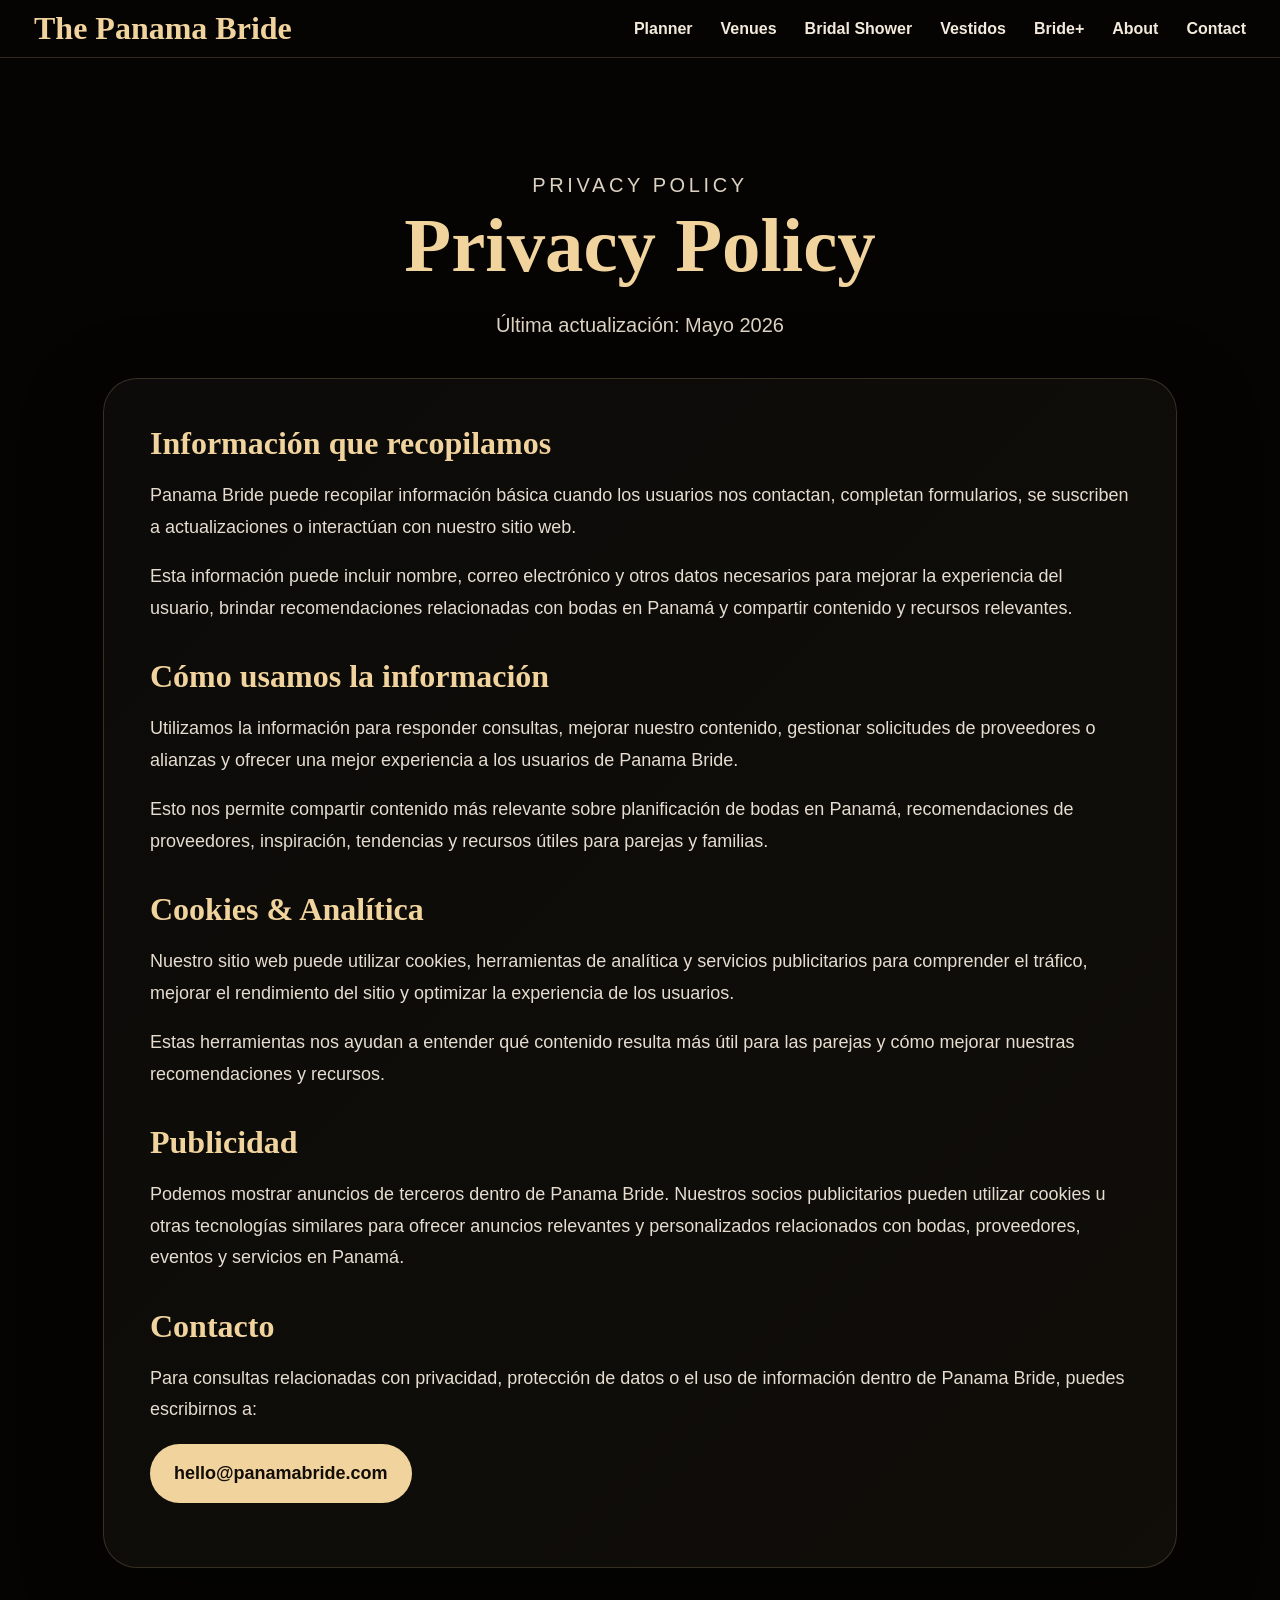
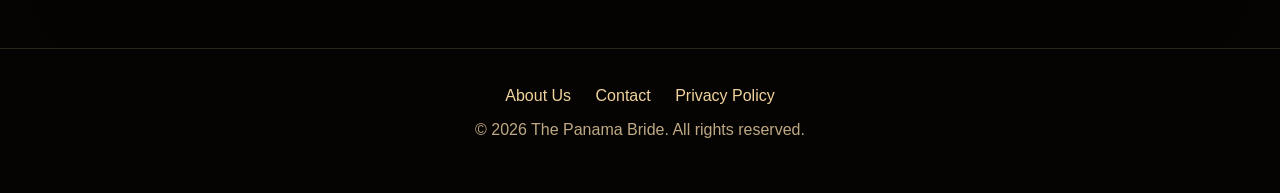
<file: privacy.html>
<!DOCTYPE html>
<html lang="es">

<head>
  <meta charset="UTF-8" />
  <meta name="viewport" content="width=device-width, initial-scale=1.0" />

  <title>Privacy Policy | The Panama Bride</title>

  <link rel="stylesheet" href="style.css" />
</head>

<body>

<header class="topbar">

  <a class="brand" href="index.html">
    The Panama Bride
  </a>

  <nav class="nav">
    <a href="index.html#planner">Planner</a>
    <a href="index.html#venues">Venues</a>
    <a href="index.html#bridal-shower">Bridal Shower</a>
    <a href="index.html#vestidos">Vestidos</a>
    <a href="premium.html">Bride+</a>
    <a href="about.html">About</a>
    <a href="contact.html">Contact</a>
  </nav>

</header>

<main class="page-shell">

  <section class="page-hero">

    <p class="eyebrow">
      Privacy Policy
    </p>

    <h1>
      Privacy Policy
    </h1>

    <p>
      Última actualización: Mayo 2026
    </p>

  </section>

  <section class="card page-card">

    <h2>
      Información que recopilamos
    </h2>

    <p>
      Panama Bride puede recopilar información básica cuando los usuarios
      nos contactan, completan formularios, se suscriben a actualizaciones
      o interactúan con nuestro sitio web.
    </p>

    <p>
      Esta información puede incluir nombre, correo electrónico y otros datos
      necesarios para mejorar la experiencia del usuario, brindar recomendaciones
      relacionadas con bodas en Panamá y compartir contenido y recursos relevantes.
    </p>

    <h2>
      Cómo usamos la información
    </h2>

    <p>
      Utilizamos la información para responder consultas, mejorar nuestro contenido,
      gestionar solicitudes de proveedores o alianzas y ofrecer una mejor experiencia
      a los usuarios de Panama Bride.
    </p>

    <p>
      Esto nos permite compartir contenido más relevante sobre planificación
      de bodas en Panamá, recomendaciones de proveedores, inspiración,
      tendencias y recursos útiles para parejas y familias.
    </p>

    <h2>
      Cookies & Analítica
    </h2>

    <p>
      Nuestro sitio web puede utilizar cookies, herramientas de analítica
      y servicios publicitarios para comprender el tráfico,
      mejorar el rendimiento del sitio y optimizar la experiencia de los usuarios.
    </p>

    <p>
      Estas herramientas nos ayudan a entender qué contenido resulta más útil
      para las parejas y cómo mejorar nuestras recomendaciones y recursos.
    </p>

    <h2>
      Publicidad
    </h2>

    <p>
      Podemos mostrar anuncios de terceros dentro de Panama Bride.
      Nuestros socios publicitarios pueden utilizar cookies u otras tecnologías
      similares para ofrecer anuncios relevantes y personalizados relacionados
      con bodas, proveedores, eventos y servicios en Panamá.
    </p>

    <h2>
      Contacto
    </h2>

    <p>
      Para consultas relacionadas con privacidad, protección de datos
      o el uso de información dentro de Panama Bride,
      puedes escribirnos a:
    </p>

    <p style="margin-top:18px;">
      <a class="btn" href="mailto:hello@panamabride.com">
        hello@panamabride.com
      </a>
    </p>

  </section>

</main>

<footer class="site-footer">

  <a href="about.html">About Us</a>
  <a href="contact.html">Contact</a>
  <a href="privacy.html">Privacy Policy</a>

  <p>
    © 2026 The Panama Bride. All rights reserved.
  </p>

</footer>

</body>
</html>
</file>
<file: style.css>
body {
  margin: 0;
  background: #050402;
  color: #f4eadc;
  font-family: Arial, sans-serif;
}

.topbar {
  width: 100%;
  min-height: 58px;
  padding: 0 34px;
  background: #050402;
  border-bottom: 1px solid rgba(241, 211, 157, 0.18);
  display: flex;
  align-items: center;
  justify-content: space-between;
  box-sizing: border-box;
  position: sticky;
  top: 0;
  z-index: 99;
}

.brand {
  font-family: Georgia, serif;
  font-size: 32px;
  font-weight: 700;
  color: #f1d39d;
  text-decoration: none;
}

.nav {
  display: flex;
  gap: 28px;
  align-items: center;
}

.nav a {
  color: #f4eadc;
  text-decoration: none;
  font-weight: 700;
  font-size: 16px;
}

.nav a:hover {
  color: #f1d39d;
}

.page-shell {
  min-height: 80vh;
  padding: 110px 8% 80px;
  background: #050402;
}

.page-hero {
  max-width: 980px;
  margin: 0 auto 36px;
  text-align: center;
}

.eyebrow {
  color: #c7a06a;
  letter-spacing: 0.18em;
  text-transform: uppercase;
  font-size: 13px;
  margin-bottom: 14px;
}

.page-hero h1 {
  font-family: Georgia, serif;
  font-size: clamp(44px, 6vw, 78px);
  color: #f1d39d;
  margin: 0 0 18px;
}

.page-hero p {
  max-width: 820px;
  margin: 0 auto;
  color: #ddd2c2;
  font-size: 20px;
  line-height: 1.7;
}

.card {
  background: linear-gradient(
    135deg,
    rgba(255,255,255,0.03),
    rgba(241,211,157,0.05)
  );
  border: 1px solid rgba(241, 211, 157, 0.18);
  border-radius: 34px;
  box-shadow: 0 22px 80px rgba(0,0,0,0.35);
}

.page-card {
  max-width: 980px;
  margin: 0 auto;
  padding: 46px;
}

.page-card h2 {
  color: #f1d39d;
  font-family: Georgia, serif;
  font-size: 32px;
  margin: 34px 0 14px;
}

.page-card h2:first-child {
  margin-top: 0;
}

.page-card p {
  color: #e6ddd0;
  font-size: 18px;
  line-height: 1.75;
}

.page-card a {
  color: #f1d39d;
}

.btn {
  display: inline-block;
  background: #f1d39d;
  color: #120d07 !important;
  padding: 14px 24px;
  border-radius: 999px;
  font-weight: 800;
  text-decoration: none;
}

.site-footer {
  background: #050402;
  color: #bfa985;
  text-align: center;
  padding: 38px 20px;
  border-top: 1px solid rgba(241, 211, 157, 0.16);
}

.site-footer a {
  color: #f1d39d;
  margin: 0 10px;
  text-decoration: none;
}

.site-footer a:hover {
  text-decoration: underline;
}

@media (max-width: 850px) {

  .topbar {
    padding: 18px 22px;
    flex-direction: column;
    gap: 14px;
  }

  .brand {
    font-size: 28px;
  }

  .nav {
    flex-wrap: wrap;
    justify-content: center;
    gap: 14px;
  }

  .page-shell {
    padding: 80px 22px 60px;
  }

  .page-card {
    padding: 30px;
    border-radius: 26px;
  }

  .page-hero p,
  .page-card p {
    font-size: 16px;
  }

}
</file>
